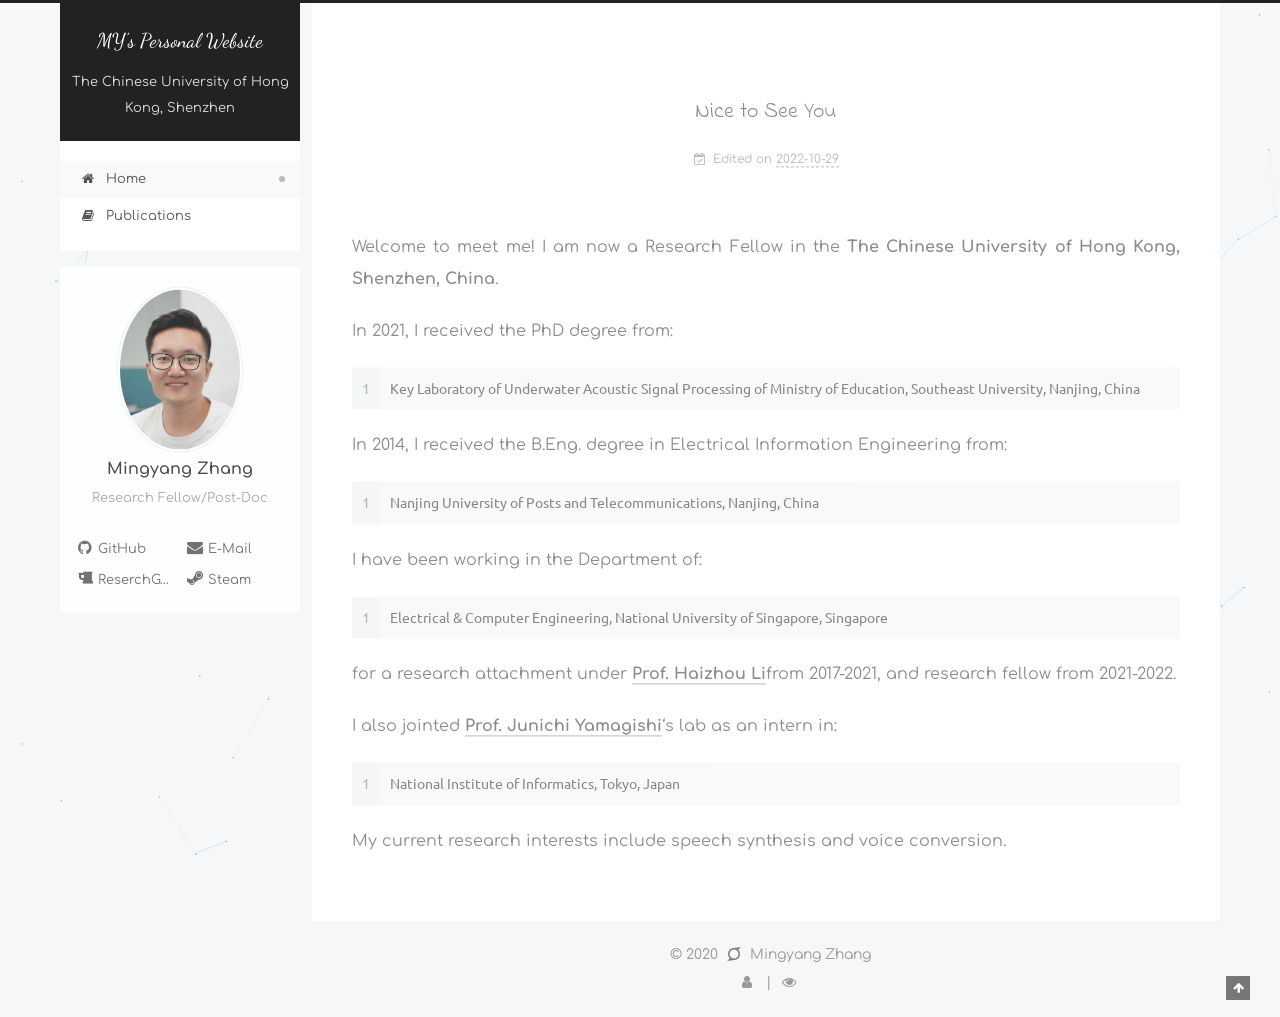
<file: index.html>
<!DOCTYPE html>












  


<html class="theme-next pisces use-motion" lang="en">
<head><meta name="generator" content="Hexo 3.8.0">
  <meta charset="UTF-8">
<meta http-equiv="X-UA-Compatible" content="IE=edge">
<meta name="viewport" content="width=device-width, initial-scale=1, maximum-scale=2">
<meta name="theme-color" content="#222">





















  
  
  
  

  
    
    
  

  
    
      
    

    
  

  

  
    
      
    

    
  

  
    
      
    

    
  

  
    
    
    <link rel="stylesheet" href="//fonts.googleapis.com/css?family=Comfortaa:300,300italic,400,400italic,700,700italic|Indie Flower:300,300italic,400,400italic,700,700italic|Dancing Script:300,300italic,400,400italic,700,700italic|Ubuntu:300,300italic,400,400italic,700,700italic&subset=latin,latin-ext">
  






<link rel="stylesheet" href="/lib/font-awesome/css/font-awesome.min.css?v=4.6.2">

<link rel="stylesheet" href="/css/main.css?v=7.1.0">


  <link rel="apple-touch-icon" sizes="180x180" href="/images/apple-touch-icon.png?v=7.1.0">


  <link rel="icon" type="image/png" sizes="32x32" href="/images/favicon-32x32.png?v=7.1.0">


  <link rel="icon" type="image/png" sizes="16x16" href="/images/favicon-16x16.png?v=7.1.0">


  <link rel="mask-icon" href="/images/safari-pinned-tab.svg?v=7.1.0" color="#222">


  <link rel="manifest" href="/images/site.webmanifest">


  <meta name="msapplication-config" content="/images/browserconfig.xml">





<script id="hexo.configurations">
  var NexT = window.NexT || {};
  var CONFIG = {
    root: '/',
    scheme: 'Pisces',
    version: '7.1.0',
    sidebar: {"position":"left","display":"post","offset":12,"onmobile":false,"dimmer":false},
    back2top: true,
    back2top_sidebar: false,
    fancybox: false,
    fastclick: false,
    lazyload: false,
    tabs: true,
    motion: {"enable":true,"async":false,"transition":{"post_block":"fadeIn","post_header":"slideDownIn","post_body":"slideDownIn","coll_header":"slideLeftIn","sidebar":"slideUpIn"}},
    algolia: {
      applicationID: '',
      apiKey: '',
      indexName: '',
      hits: {"per_page":10},
      labels: {"input_placeholder":"Search for Posts","hits_empty":"We didn't find any results for the search: ${query}","hits_stats":"${hits} results found in ${time} ms"}
    }
  };
</script>


  




  <meta name="description" content="Research Fellow/Post-Doc">
<meta property="og:type" content="website">
<meta property="og:title" content="MY&#39;s Personal Website">
<meta property="og:url" content="http://arkhamimp.github.io/index.html">
<meta property="og:site_name" content="MY&#39;s Personal Website">
<meta property="og:description" content="Research Fellow/Post-Doc">
<meta property="og:locale" content="en">
<meta name="twitter:card" content="summary">
<meta name="twitter:title" content="MY&#39;s Personal Website">
<meta name="twitter:description" content="Research Fellow/Post-Doc">





  
  
  <link rel="canonical" href="http://arkhamimp.github.io/">



<script id="page.configurations">
  CONFIG.page = {
    sidebar: "",
  };
</script>

  <title>MY's Personal Website</title>
  












  <noscript>
  <style>
  .use-motion .motion-element,
  .use-motion .brand,
  .use-motion .menu-item,
  .sidebar-inner,
  .use-motion .post-block,
  .use-motion .pagination,
  .use-motion .comments,
  .use-motion .post-header,
  .use-motion .post-body,
  .use-motion .collection-title { opacity: initial; }

  .use-motion .logo,
  .use-motion .site-title,
  .use-motion .site-subtitle {
    opacity: initial;
    top: initial;
  }

  .use-motion .logo-line-before i { left: initial; }
  .use-motion .logo-line-after i { right: initial; }
  </style>
</noscript>

</head>

<body itemscope itemtype="http://schema.org/WebPage" lang="en">

  
  
    
  

  <div class="container sidebar-position-left 
  page-home">
    <div class="headband"></div>

    <header id="header" class="header" itemscope itemtype="http://schema.org/WPHeader">
      <div class="header-inner"><div class="site-brand-wrapper">
  <div class="site-meta">
    

    <div class="custom-logo-site-title">
      <a href="/" class="brand" rel="start">
        <span class="logo-line-before"><i></i></span>
        <span class="site-title">MY's Personal Website</span>
        <span class="logo-line-after"><i></i></span>
      </a>
    </div>
    
      
        <p class="site-subtitle">The Chinese University of Hong Kong, Shenzhen</p>
      
    
    
  </div>

  <div class="site-nav-toggle">
    <button aria-label="Toggle navigation bar">
      <span class="btn-bar"></span>
      <span class="btn-bar"></span>
      <span class="btn-bar"></span>
    </button>
  </div>
</div>



<nav class="site-nav">
  
    <ul id="menu" class="menu">
      
        
        
        
          
          <li class="menu-item menu-item-home menu-item-active">

    
    
    
      
    

    

    <a href="/" rel="section"><i class="menu-item-icon fa fa-fw fa-home"></i> <br>Home</a>

  </li>
        
        
        
          
          <li class="menu-item menu-item-publications">

    
    
    
      
    

    

    <a href="/publications/" rel="section"><i class="menu-item-icon fa fa-fw fa-book"></i> <br>Publications</a>

  </li>

      
      
    </ul>
  

  

  
</nav>



  



</div>
    </header>

    


    <main id="main" class="main">
      <div class="main-inner">
        <div class="content-wrap">
          
            

          
          <div id="content" class="content">
            
  <section id="posts" class="posts-expand">
    
      

  

  
  
  

  

  <article class="post post-type-normal" itemscope itemtype="http://schema.org/Article">
  
  
  
  <div class="post-block">
    <link itemprop="mainEntityOfPage" href="http://arkhamimp.github.io/2019/04/03/hello-world/">

    <span hidden itemprop="author" itemscope itemtype="http://schema.org/Person">
      <meta itemprop="name" content="Mingyang Zhang">
      <meta itemprop="description" content="Research Fellow/Post-Doc">
      <meta itemprop="image" content="/uploads/photo_zhang_mingyang.jpg">
    </span>

    <span hidden itemprop="publisher" itemscope itemtype="http://schema.org/Organization">
      <meta itemprop="name" content="MY's Personal Website">
    </span>

    
      <header class="post-header">

        
        
          <h1 class="post-title" itemprop="name headline">
                
                
                <a href="/2019/04/03/hello-world/" class="post-title-link" itemprop="url">Nice to See You</a>
              
            
          </h1>
        

        <div class="post-meta">
          <span class="post-time">

            
            
            

            

            
              

              
                

                <span class="post-meta-item-icon">
                  <i class="fa fa-calendar-check-o"></i>
                </span>
                
                  <span class="post-meta-item-text">Edited on</span>
                
                <time title="Modified: 2022-10-29 13:42:55" itemprop="dateModified" datetime="2022-10-29T13:42:55+08:00">2022-10-29</time>
              
            
          </span>

          

          
            
            
          

          
          

          

          

          

        </div>
      </header>
    

    
    
    
    <div class="post-body" itemprop="articleBody">

      
      

      
        
          
            <p>Welcome to meet me! I am now a Research Fellow in the <strong>The Chinese University of Hong Kong, Shenzhen, China</strong>.</p>
<p>In 2021, I received the PhD degree from:<br><figure class="highlight bash"><table><tr><td class="gutter"><pre><span class="line">1</span><br></pre></td><td class="code"><pre><span class="line">Key Laboratory of Underwater Acoustic Signal Processing of Ministry of Education, Southeast University, Nanjing, China</span><br></pre></td></tr></table></figure></p>
<p>In 2014, I received the B.Eng. degree in Electrical Information Engineering from:<br><figure class="highlight bash"><table><tr><td class="gutter"><pre><span class="line">1</span><br></pre></td><td class="code"><pre><span class="line">Nanjing University of Posts and Telecommunications, Nanjing, China</span><br></pre></td></tr></table></figure></p>
<p>I have been working in the Department of:<br><figure class="highlight bash"><table><tr><td class="gutter"><pre><span class="line">1</span><br></pre></td><td class="code"><pre><span class="line">Electrical &amp; Computer Engineering, National University of Singapore, Singapore</span><br></pre></td></tr></table></figure></p>
<p>for a research attachment under <a href="http://www.colips.org/~eleliha/" target="_blank" rel="noopener"><strong>Prof. Haizhou Li</strong></a>from 2017-2021, and research fellow from 2021-2022.</p>
<p>I also jointed <a href="https://researchmap.jp/read0205283" target="_blank" rel="noopener"><strong>Prof. Junichi Yamagishi</strong></a>‘s lab as an intern in:<br><figure class="highlight bash"><table><tr><td class="gutter"><pre><span class="line">1</span><br></pre></td><td class="code"><pre><span class="line">National Institute of Informatics, Tokyo, Japan</span><br></pre></td></tr></table></figure></p>
<p>My current research interests include speech synthesis and voice conversion.</p>

          
        
      
    </div>

    

    
    
    

    

    
      
    
    

    

    <footer class="post-footer">
      

      

      

      
      
        <div class="post-eof"></div>
      
    </footer>
  </div>
  
  
  
  </article>


    
  </section>

  


          </div>
          

        </div>
        
          
  
  <div class="sidebar-toggle">
    <div class="sidebar-toggle-line-wrap">
      <span class="sidebar-toggle-line sidebar-toggle-line-first"></span>
      <span class="sidebar-toggle-line sidebar-toggle-line-middle"></span>
      <span class="sidebar-toggle-line sidebar-toggle-line-last"></span>
    </div>
  </div>

  <aside id="sidebar" class="sidebar">
    <div class="sidebar-inner">

      

      

      <div class="site-overview-wrap sidebar-panel sidebar-panel-active">
        <div class="site-overview">
          <div class="site-author motion-element" itemprop="author" itemscope itemtype="http://schema.org/Person">
            
              <img class="site-author-image" itemprop="image" src="/uploads/photo_zhang_mingyang.jpg" alt="Mingyang Zhang">
            
              <p class="site-author-name" itemprop="name">Mingyang Zhang</p>
              <div class="site-description motion-element" itemprop="description">Research Fellow/Post-Doc</div>
          </div>

          

          

          

          
            <div class="links-of-author motion-element">
              
                <span class="links-of-author-item">
                  
                  
                    
                  
                  
                    
                  
                  <a href="https://github.com/ArkhamImp" title="GitHub &rarr; https://github.com/ArkhamImp" rel="noopener" target="_blank"><i class="fa fa-fw fa-github"></i>GitHub</a>
                </span>
              
                <span class="links-of-author-item">
                  
                  
                    
                  
                  
                    
                  
                  <a href="mailto:mingyang.zhang@u.nus.edu" title="E-Mail &rarr; mailto:mingyang.zhang@u.nus.edu" rel="noopener" target="_blank"><i class="fa fa-fw fa-envelope"></i>E-Mail</a>
                </span>
              
                <span class="links-of-author-item">
                  
                  
                    
                  
                  
                    
                  
                  <a href="https://www.researchgate.net/profile/Mingyang_Zhang13" title="ReserchGate &rarr; https://www.researchgate.net/profile/Mingyang_Zhang13" rel="noopener" target="_blank"><i class="fa fa-fw fa-beer"></i>ReserchGate</a>
                </span>
              
                <span class="links-of-author-item">
                  
                  
                    
                  
                  
                    
                  
                  <a href="https://steamcommunity.com/id/miyaca" title="Steam &rarr; https://steamcommunity.com/id/miyaca" rel="noopener" target="_blank"><i class="fa fa-fw fa-steam"></i>Steam</a>
                </span>
              
            </div>
          

          

          
          

          
            
          
          

        </div>
      </div>

      

      

    </div>
  </aside>
  


        
      </div>
    </main>

    <footer id="footer" class="footer">
      <div class="footer-inner">
        <div class="copyright">&copy; <span itemprop="copyrightYear">2020</span>
  <span class="with-love" id="animate">
    <i class="fa fa-superpowers"></i>
  </span>
  <span class="author" itemprop="copyrightHolder">Mingyang Zhang</span>

  

  
</div>









        
<div class="busuanzi-count">
  <script async src="https://busuanzi.ibruce.info/busuanzi/2.3/busuanzi.pure.mini.js"></script>

  
    <span class="post-meta-item-icon">
      <i class="fa fa-user"></i>
    </span>
    <span class="site-uv" title="Total Visitors">
      <span class="busuanzi-value" id="busuanzi_value_site_uv"></span>
    </span>
  

  
    <span class="post-meta-divider">|</span>
  

  
    <span class="post-meta-item-icon">
      <i class="fa fa-eye"></i>
    </span>
    <span class="site-pv" title="Total Views">
      <span class="busuanzi-value" id="busuanzi_value_site_pv"></span>
    </span>
  
</div>









        
      </div>
    </footer>

    
      <div class="back-to-top">
        <i class="fa fa-arrow-up"></i>
        
      </div>
    

    

    

    
  </div>

  

<script>
  if (Object.prototype.toString.call(window.Promise) !== '[object Function]') {
    window.Promise = null;
  }
</script>














  
    
    
  
  <script color="18,180,255" opacity="0.5" zindex="-1" count="99" src="/lib/canvas-nest/canvas-nest.min.js"></script>













  
  <script src="/lib/jquery/index.js?v=2.1.3"></script>

  
  <script src="/lib/velocity/velocity.min.js?v=1.2.1"></script>

  
  <script src="/lib/velocity/velocity.ui.min.js?v=1.2.1"></script>


  


  <script src="/js/utils.js?v=7.1.0"></script>

  <script src="/js/motion.js?v=7.1.0"></script>



  
  


  <script src="/js/affix.js?v=7.1.0"></script>

  <script src="/js/schemes/pisces.js?v=7.1.0"></script>



  

  


  <script src="/js/next-boot.js?v=7.1.0"></script>


  

  

  

  



  




  

  

  

  

  

  

  

  

  

  

  

  

  

  

</body>
</html>
</file>
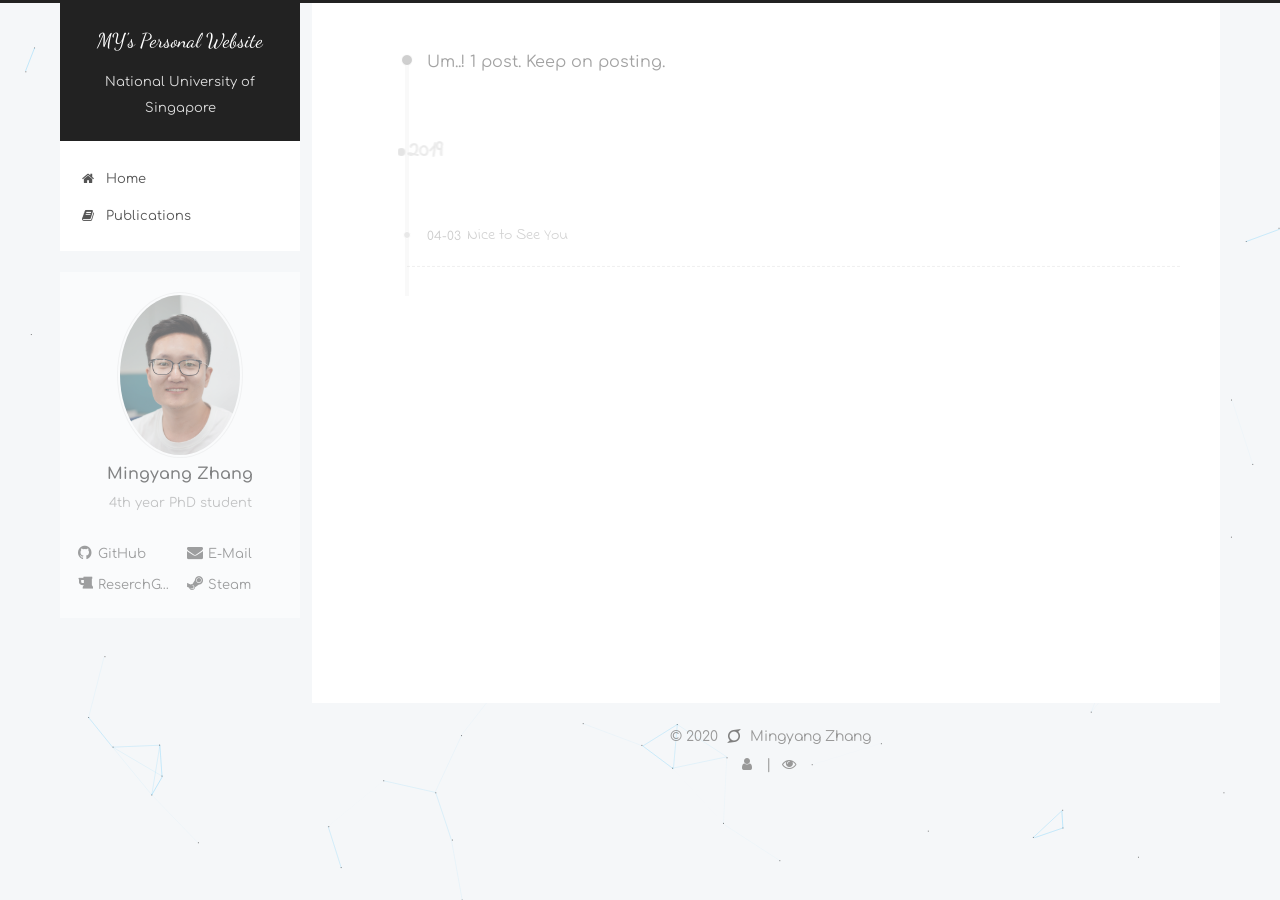
<file: archives/index.html>
<!DOCTYPE html>












  


<html class="theme-next pisces use-motion" lang="en">
<head><meta name="generator" content="Hexo 3.8.0">
  <meta charset="UTF-8">
<meta http-equiv="X-UA-Compatible" content="IE=edge">
<meta name="viewport" content="width=device-width, initial-scale=1, maximum-scale=2">
<meta name="theme-color" content="#222">





















  
  
  
  

  
    
    
  

  
    
      
    

    
  

  

  
    
      
    

    
  

  
    
      
    

    
  

  
    
    
    <link rel="stylesheet" href="//fonts.googleapis.com/css?family=Comfortaa:300,300italic,400,400italic,700,700italic|Indie Flower:300,300italic,400,400italic,700,700italic|Dancing Script:300,300italic,400,400italic,700,700italic|Ubuntu:300,300italic,400,400italic,700,700italic&subset=latin,latin-ext">
  






<link rel="stylesheet" href="/lib/font-awesome/css/font-awesome.min.css?v=4.6.2">

<link rel="stylesheet" href="/css/main.css?v=7.1.0">


  <link rel="apple-touch-icon" sizes="180x180" href="/images/apple-touch-icon.png?v=7.1.0">


  <link rel="icon" type="image/png" sizes="32x32" href="/images/favicon-32x32.png?v=7.1.0">


  <link rel="icon" type="image/png" sizes="16x16" href="/images/favicon-16x16.png?v=7.1.0">


  <link rel="mask-icon" href="/images/safari-pinned-tab.svg?v=7.1.0" color="#222">


  <link rel="manifest" href="/images/site.webmanifest">


  <meta name="msapplication-config" content="/images/browserconfig.xml">





<script id="hexo.configurations">
  var NexT = window.NexT || {};
  var CONFIG = {
    root: '/',
    scheme: 'Pisces',
    version: '7.1.0',
    sidebar: {"position":"left","display":"post","offset":12,"onmobile":false,"dimmer":false},
    back2top: true,
    back2top_sidebar: false,
    fancybox: false,
    fastclick: false,
    lazyload: false,
    tabs: true,
    motion: {"enable":true,"async":false,"transition":{"post_block":"fadeIn","post_header":"slideDownIn","post_body":"slideDownIn","coll_header":"slideLeftIn","sidebar":"slideUpIn"}},
    algolia: {
      applicationID: '',
      apiKey: '',
      indexName: '',
      hits: {"per_page":10},
      labels: {"input_placeholder":"Search for Posts","hits_empty":"We didn't find any results for the search: ${query}","hits_stats":"${hits} results found in ${time} ms"}
    }
  };
</script>


  




  <meta name="description" content="4th year PhD student">
<meta property="og:type" content="website">
<meta property="og:title" content="MY&#39;s Personal Website">
<meta property="og:url" content="http://arkhamimp.github.io/archives/index.html">
<meta property="og:site_name" content="MY&#39;s Personal Website">
<meta property="og:description" content="4th year PhD student">
<meta property="og:locale" content="en">
<meta name="twitter:card" content="summary">
<meta name="twitter:title" content="MY&#39;s Personal Website">
<meta name="twitter:description" content="4th year PhD student">





  
  
  <link rel="canonical" href="http://arkhamimp.github.io/archives/">



<script id="page.configurations">
  CONFIG.page = {
    sidebar: "",
  };
</script>

  <title>Archive | MY's Personal Website</title>
  












  <noscript>
  <style>
  .use-motion .motion-element,
  .use-motion .brand,
  .use-motion .menu-item,
  .sidebar-inner,
  .use-motion .post-block,
  .use-motion .pagination,
  .use-motion .comments,
  .use-motion .post-header,
  .use-motion .post-body,
  .use-motion .collection-title { opacity: initial; }

  .use-motion .logo,
  .use-motion .site-title,
  .use-motion .site-subtitle {
    opacity: initial;
    top: initial;
  }

  .use-motion .logo-line-before i { left: initial; }
  .use-motion .logo-line-after i { right: initial; }
  </style>
</noscript>

</head>

<body itemscope itemtype="http://schema.org/WebPage" lang="en">

  
  
    
  

  <div class="container sidebar-position-left page-archive">
    <div class="headband"></div>

    <header id="header" class="header" itemscope itemtype="http://schema.org/WPHeader">
      <div class="header-inner"><div class="site-brand-wrapper">
  <div class="site-meta">
    

    <div class="custom-logo-site-title">
      <a href="/" class="brand" rel="start">
        <span class="logo-line-before"><i></i></span>
        <span class="site-title">MY's Personal Website</span>
        <span class="logo-line-after"><i></i></span>
      </a>
    </div>
    
      
        <p class="site-subtitle">National University of Singapore</p>
      
    
    
  </div>

  <div class="site-nav-toggle">
    <button aria-label="Toggle navigation bar">
      <span class="btn-bar"></span>
      <span class="btn-bar"></span>
      <span class="btn-bar"></span>
    </button>
  </div>
</div>



<nav class="site-nav">
  
    <ul id="menu" class="menu">
      
        
        
        
          
          <li class="menu-item menu-item-home">

    
    
    
      
    

    

    <a href="/" rel="section"><i class="menu-item-icon fa fa-fw fa-home"></i> <br>Home</a>

  </li>
        
        
        
          
          <li class="menu-item menu-item-publications">

    
    
    
      
    

    

    <a href="/publications/" rel="section"><i class="menu-item-icon fa fa-fw fa-book"></i> <br>Publications</a>

  </li>

      
      
    </ul>
  

  

  
</nav>



  



</div>
    </header>

    


    <main id="main" class="main">
      <div class="main-inner">
        <div class="content-wrap">
          
            

    
    
      
      
    
      
      
    
    

  


          
          <div id="content" class="content">
            

  
  
  
  <div class="post-block archive">
    <div id="posts" class="posts-collapse">
      <span class="archive-move-on"></span>

      
      <span class="archive-page-counter">
        
        
        
          
        
        Um..! 1 post. Keep on posting.
      </span>
      

      

        
        
        

        
          
          <div class="collection-title">
            <h1 class="archive-year" id="archive-year-2019">2019</h1>
          </div>
        
        

        

  <article class="post post-type-normal" itemscope itemtype="http://schema.org/Article">
    <header class="post-header">

      <h2 class="post-title">
        
          <a class="post-title-link" href="/2019/04/03/hello-world/" itemprop="url">
            
              <span itemprop="name">Nice to See You</span>
            
          </a>
        
      </h2>

      <div class="post-meta">
        <time class="post-time" itemprop="dateCreated" datetime="2019-04-03T12:32:56+08:00" content="2019-04-03">
          04-03
        </time>
      </div>

    </header>
  </article>



      

    </div>
  </div>
  
  
  

  



          </div>
          

        </div>
        
          
  
  <div class="sidebar-toggle">
    <div class="sidebar-toggle-line-wrap">
      <span class="sidebar-toggle-line sidebar-toggle-line-first"></span>
      <span class="sidebar-toggle-line sidebar-toggle-line-middle"></span>
      <span class="sidebar-toggle-line sidebar-toggle-line-last"></span>
    </div>
  </div>

  <aside id="sidebar" class="sidebar">
    <div class="sidebar-inner">

      

      

      <div class="site-overview-wrap sidebar-panel sidebar-panel-active">
        <div class="site-overview">
          <div class="site-author motion-element" itemprop="author" itemscope itemtype="http://schema.org/Person">
            
              <img class="site-author-image" itemprop="image" src="/uploads/photo_zhang_mingyang.jpg" alt="Mingyang Zhang">
            
              <p class="site-author-name" itemprop="name">Mingyang Zhang</p>
              <div class="site-description motion-element" itemprop="description">4th year PhD student</div>
          </div>

          

          

          

          
            <div class="links-of-author motion-element">
              
                <span class="links-of-author-item">
                  
                  
                    
                  
                  
                    
                  
                  <a href="https://github.com/ArkhamImp" title="GitHub &rarr; https://github.com/ArkhamImp" rel="noopener" target="_blank"><i class="fa fa-fw fa-github"></i>GitHub</a>
                </span>
              
                <span class="links-of-author-item">
                  
                  
                    
                  
                  
                    
                  
                  <a href="mailto:mingyang.zhang@u.nus.edu" title="E-Mail &rarr; mailto:mingyang.zhang@u.nus.edu" rel="noopener" target="_blank"><i class="fa fa-fw fa-envelope"></i>E-Mail</a>
                </span>
              
                <span class="links-of-author-item">
                  
                  
                    
                  
                  
                    
                  
                  <a href="https://www.researchgate.net/profile/Mingyang_Zhang13" title="ReserchGate &rarr; https://www.researchgate.net/profile/Mingyang_Zhang13" rel="noopener" target="_blank"><i class="fa fa-fw fa-beer"></i>ReserchGate</a>
                </span>
              
                <span class="links-of-author-item">
                  
                  
                    
                  
                  
                    
                  
                  <a href="https://steamcommunity.com/id/miyaca" title="Steam &rarr; https://steamcommunity.com/id/miyaca" rel="noopener" target="_blank"><i class="fa fa-fw fa-steam"></i>Steam</a>
                </span>
              
            </div>
          

          

          
          

          
            
          
          

        </div>
      </div>

      

      

    </div>
  </aside>
  


        
      </div>
    </main>

    <footer id="footer" class="footer">
      <div class="footer-inner">
        <div class="copyright">&copy; <span itemprop="copyrightYear">2020</span>
  <span class="with-love" id="animate">
    <i class="fa fa-superpowers"></i>
  </span>
  <span class="author" itemprop="copyrightHolder">Mingyang Zhang</span>

  

  
</div>









        
<div class="busuanzi-count">
  <script async src="https://busuanzi.ibruce.info/busuanzi/2.3/busuanzi.pure.mini.js"></script>

  
    <span class="post-meta-item-icon">
      <i class="fa fa-user"></i>
    </span>
    <span class="site-uv" title="Total Visitors">
      <span class="busuanzi-value" id="busuanzi_value_site_uv"></span>
    </span>
  

  
    <span class="post-meta-divider">|</span>
  

  
    <span class="post-meta-item-icon">
      <i class="fa fa-eye"></i>
    </span>
    <span class="site-pv" title="Total Views">
      <span class="busuanzi-value" id="busuanzi_value_site_pv"></span>
    </span>
  
</div>









        
      </div>
    </footer>

    
      <div class="back-to-top">
        <i class="fa fa-arrow-up"></i>
        
      </div>
    

    

    

    
  </div>

  

<script>
  if (Object.prototype.toString.call(window.Promise) !== '[object Function]') {
    window.Promise = null;
  }
</script>














  
    
    
  
  <script color="18,180,255" opacity="0.5" zindex="-1" count="99" src="/lib/canvas-nest/canvas-nest.min.js"></script>













  
  <script src="/lib/jquery/index.js?v=2.1.3"></script>

  
  <script src="/lib/velocity/velocity.min.js?v=1.2.1"></script>

  
  <script src="/lib/velocity/velocity.ui.min.js?v=1.2.1"></script>


  


  <script src="/js/utils.js?v=7.1.0"></script>

  <script src="/js/motion.js?v=7.1.0"></script>



  
  


  <script src="/js/affix.js?v=7.1.0"></script>

  <script src="/js/schemes/pisces.js?v=7.1.0"></script>



  

  


  <script src="/js/next-boot.js?v=7.1.0"></script>


  

  

  

  



  




  

  

  

  

  

  

  

  

  

  

  

  

  

  

</body>
</html>
</file>
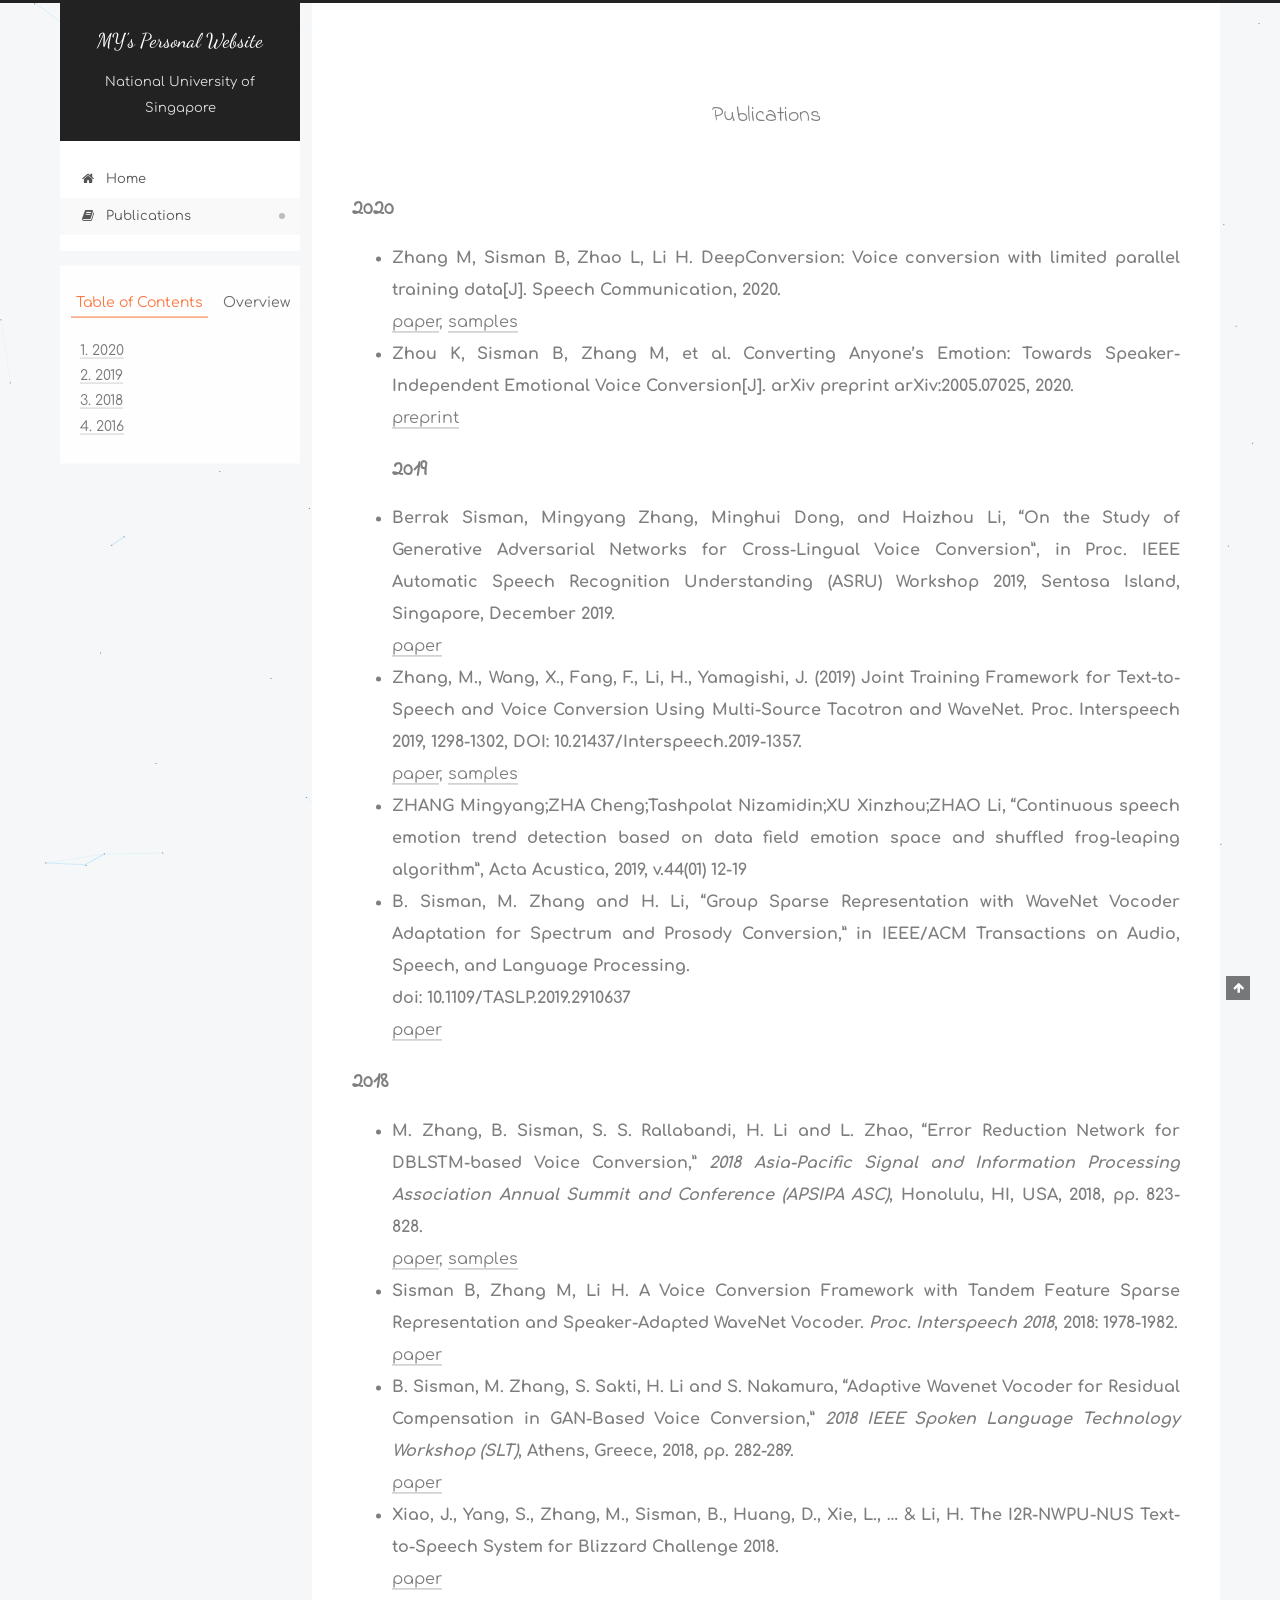
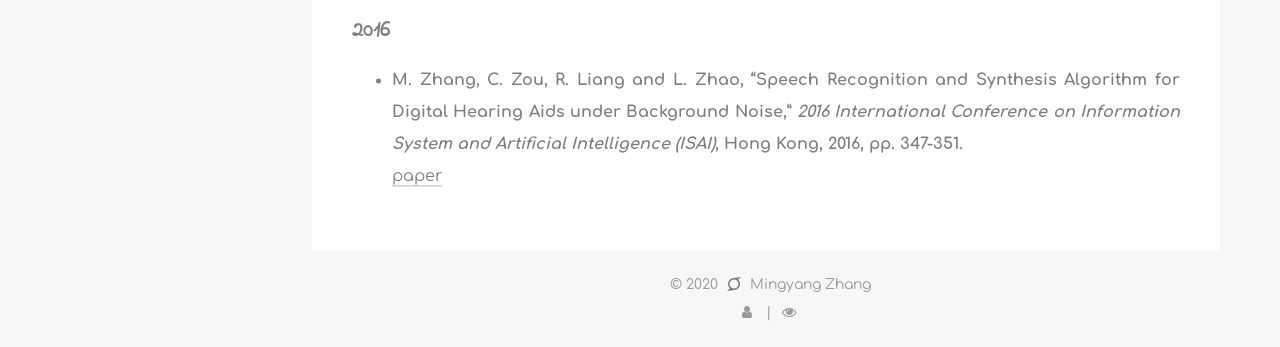
<file: publications/index.html>
<!DOCTYPE html>












  


<html class="theme-next pisces use-motion" lang="en">
<head><meta name="generator" content="Hexo 3.8.0">
  <meta charset="UTF-8">
<meta http-equiv="X-UA-Compatible" content="IE=edge">
<meta name="viewport" content="width=device-width, initial-scale=1, maximum-scale=2">
<meta name="theme-color" content="#222">





















  
  
  
  

  
    
    
  

  
    
      
    

    
  

  

  
    
      
    

    
  

  
    
      
    

    
  

  
    
    
    <link rel="stylesheet" href="//fonts.googleapis.com/css?family=Comfortaa:300,300italic,400,400italic,700,700italic|Indie Flower:300,300italic,400,400italic,700,700italic|Dancing Script:300,300italic,400,400italic,700,700italic|Ubuntu:300,300italic,400,400italic,700,700italic&subset=latin,latin-ext">
  






<link rel="stylesheet" href="/lib/font-awesome/css/font-awesome.min.css?v=4.6.2">

<link rel="stylesheet" href="/css/main.css?v=7.1.0">


  <link rel="apple-touch-icon" sizes="180x180" href="/images/apple-touch-icon.png?v=7.1.0">


  <link rel="icon" type="image/png" sizes="32x32" href="/images/favicon-32x32.png?v=7.1.0">


  <link rel="icon" type="image/png" sizes="16x16" href="/images/favicon-16x16.png?v=7.1.0">


  <link rel="mask-icon" href="/images/safari-pinned-tab.svg?v=7.1.0" color="#222">


  <link rel="manifest" href="/images/site.webmanifest">


  <meta name="msapplication-config" content="/images/browserconfig.xml">





<script id="hexo.configurations">
  var NexT = window.NexT || {};
  var CONFIG = {
    root: '/',
    scheme: 'Pisces',
    version: '7.1.0',
    sidebar: {"position":"left","display":"post","offset":12,"onmobile":false,"dimmer":false},
    back2top: true,
    back2top_sidebar: false,
    fancybox: false,
    fastclick: false,
    lazyload: false,
    tabs: true,
    motion: {"enable":true,"async":false,"transition":{"post_block":"fadeIn","post_header":"slideDownIn","post_body":"slideDownIn","coll_header":"slideLeftIn","sidebar":"slideUpIn"}},
    algolia: {
      applicationID: '',
      apiKey: '',
      indexName: '',
      hits: {"per_page":10},
      labels: {"input_placeholder":"Search for Posts","hits_empty":"We didn't find any results for the search: ${query}","hits_stats":"${hits} results found in ${time} ms"}
    }
  };
</script>


  




  <meta name="description" content="2020 Zhang M, Sisman B, Zhao L, Li H. DeepConversion: Voice conversion with limited parallel training data[J]. Speech Communication, 2020.paper, samples Zhou K, Sisman B, Zhang M, et al. Converting An">
<meta property="og:type" content="website">
<meta property="og:title" content="Publications">
<meta property="og:url" content="http://arkhamimp.github.io/publications/index.html">
<meta property="og:site_name" content="MY&#39;s Personal Website">
<meta property="og:description" content="2020 Zhang M, Sisman B, Zhao L, Li H. DeepConversion: Voice conversion with limited parallel training data[J]. Speech Communication, 2020.paper, samples Zhou K, Sisman B, Zhang M, et al. Converting An">
<meta property="og:locale" content="en">
<meta property="og:updated_time" content="2020-09-17T09:24:08.582Z">
<meta name="twitter:card" content="summary">
<meta name="twitter:title" content="Publications">
<meta name="twitter:description" content="2020 Zhang M, Sisman B, Zhao L, Li H. DeepConversion: Voice conversion with limited parallel training data[J]. Speech Communication, 2020.paper, samples Zhou K, Sisman B, Zhang M, et al. Converting An">





  
  
  <link rel="canonical" href="http://arkhamimp.github.io/publications/">



<script id="page.configurations">
  CONFIG.page = {
    sidebar: "",
  };
</script>

  <title>Publications | MY's Personal Website</title>
  












  <noscript>
  <style>
  .use-motion .motion-element,
  .use-motion .brand,
  .use-motion .menu-item,
  .sidebar-inner,
  .use-motion .post-block,
  .use-motion .pagination,
  .use-motion .comments,
  .use-motion .post-header,
  .use-motion .post-body,
  .use-motion .collection-title { opacity: initial; }

  .use-motion .logo,
  .use-motion .site-title,
  .use-motion .site-subtitle {
    opacity: initial;
    top: initial;
  }

  .use-motion .logo-line-before i { left: initial; }
  .use-motion .logo-line-after i { right: initial; }
  </style>
</noscript>

</head>

<body itemscope itemtype="http://schema.org/WebPage" lang="en">

  
  
    
  

  <div class="container sidebar-position-left page-post-detail">
    <div class="headband"></div>

    <header id="header" class="header" itemscope itemtype="http://schema.org/WPHeader">
      <div class="header-inner"><div class="site-brand-wrapper">
  <div class="site-meta">
    

    <div class="custom-logo-site-title">
      <a href="/" class="brand" rel="start">
        <span class="logo-line-before"><i></i></span>
        <span class="site-title">MY's Personal Website</span>
        <span class="logo-line-after"><i></i></span>
      </a>
    </div>
    
      
        <p class="site-subtitle">National University of Singapore</p>
      
    
    
  </div>

  <div class="site-nav-toggle">
    <button aria-label="Toggle navigation bar">
      <span class="btn-bar"></span>
      <span class="btn-bar"></span>
      <span class="btn-bar"></span>
    </button>
  </div>
</div>



<nav class="site-nav">
  
    <ul id="menu" class="menu">
      
        
        
        
          
          <li class="menu-item menu-item-home">

    
    
    
      
    

    

    <a href="/" rel="section"><i class="menu-item-icon fa fa-fw fa-home"></i> <br>Home</a>

  </li>
        
        
        
          
          <li class="menu-item menu-item-publications menu-item-active">

    
    
    
      
    

    

    <a href="/publications/" rel="section"><i class="menu-item-icon fa fa-fw fa-book"></i> <br>Publications</a>

  </li>

      
      
    </ul>
  

  

  
</nav>



  



</div>
    </header>

    


    <main id="main" class="main">
      <div class="main-inner">
        <div class="content-wrap">
          
            

    
    
      
      
    
      
      
    
    

  


          
          <div id="content" class="content">
            

  <div id="posts" class="posts-expand">
    
    
    
    <div class="post-block page">
      <header class="post-header">

<h1 class="post-title" itemprop="name headline">Publications

</h1>

<div class="post-meta">
  
  



</div>

</header>

      
      
      
      <div class="post-body">
        
        
          <h1 id="2020"><a href="#2020" class="headerlink" title="2020"></a>2020</h1><ul>
<li><strong>Zhang M, Sisman B, Zhao L, Li H. DeepConversion: Voice conversion with limited parallel training data[J]. Speech Communication, 2020.</strong><br><a href="https://www.sciencedirect.com/science/article/pii/S0167639320302296" target="_blank" rel="noopener">paper</a>, <a href="https://arkhamimp.github.io/DeepConversion/">samples</a></li>
<li><strong>Zhou K, Sisman B, Zhang M, et al. Converting Anyone’s Emotion: Towards Speaker-Independent Emotional Voice Conversion[J]. arXiv preprint arXiv:2005.07025, 2020.</strong><br><a href="https://arxiv.org/abs/2005.07025" target="_blank" rel="noopener">preprint</a><h1 id="2019"><a href="#2019" class="headerlink" title="2019"></a>2019</h1></li>
<li><strong>Berrak Sisman, Mingyang Zhang, Minghui Dong, and Haizhou Li, “On the Study of Generative Adversarial Networks for Cross-Lingual Voice Conversion”, in Proc. IEEE Automatic Speech Recognition Understanding (ASRU) Workshop 2019, Sentosa Island, Singapore, December 2019.</strong><br><a href="https://www.researchgate.net/profile/Berrak_Sisman2/publication/335822104_On_the_Study_of_Generative_Adversarial_Networks_for_Cross-lingual_Voice_Conversion/links/5d8f9809458515202b7236e3/On-the-Study-of-Generative-Adversarial-Networks-for-Cross-lingual-Voice-Conversion.pdf" target="_blank" rel="noopener">paper</a></li>
<li><strong>Zhang, M., Wang, X., Fang, F., Li, H., Yamagishi, J. (2019) Joint Training Framework for Text-to-Speech and Voice Conversion Using Multi-Source Tacotron and WaveNet. Proc. Interspeech 2019, 1298-1302, DOI: 10.21437/Interspeech.2019-1357.</strong><br><a href="https://www.isca-speech.org/archive/Interspeech_2019/pdfs/1357.pdf" target="_blank" rel="noopener">paper</a>, <a href="https://nii-yamagishilab.github.io/hybrid-TTS-VC/" target="_blank" rel="noopener">samples</a></li>
<li><strong>ZHANG Mingyang;ZHA Cheng;Tashpolat Nizamidin;XU Xinzhou;ZHAO Li, “Continuous speech emotion trend detection based on data field emotion space and shuffled frog-leaping algorithm”, Acta Acustica, 2019, v.44(01) 12-19</strong></li>
<li><strong>B. Sisman, M. Zhang and H. Li, “Group Sparse Representation with WaveNet Vocoder Adaptation for Spectrum and Prosody Conversion,” in IEEE/ACM Transactions on Audio, Speech, and Language Processing.<br>doi: 10.1109/TASLP.2019.2910637</strong><br><a href="https://ieeexplore.ieee.org/document/8688454" target="_blank" rel="noopener">paper</a></li>
</ul>
<h1 id="2018"><a href="#2018" class="headerlink" title="2018"></a>2018</h1><ul>
<li><strong>M. Zhang, B. Sisman, S. S. Rallabandi, H. Li and L. Zhao, “Error Reduction Network for DBLSTM-based Voice Conversion,” <em>2018 Asia-Pacific Signal and Information Processing Association Annual Summit and Conference (APSIPA ASC)</em>, Honolulu, HI, USA, 2018, pp. 823-828.</strong><br><a href="http://www.apsipa.org/proceedings/2018/pdfs/0000823.pdf" target="_blank" rel="noopener">paper</a>, <a href="https://arkhamimp.github.io/ErrorReductionNetwork/">samples</a></li>
<li><strong>Sisman B, Zhang M, Li H. A Voice Conversion Framework with Tandem Feature Sparse Representation and Speaker-Adapted WaveNet Vocoder. <em>Proc. Interspeech 2018</em>, 2018: 1978-1982.</strong><br><a href="https://www.isca-speech.org/archive/Interspeech_2018/pdfs/1131.pdf" target="_blank" rel="noopener">paper</a></li>
<li><strong>B. Sisman, M. Zhang, S. Sakti, H. Li and S. Nakamura, “Adaptive Wavenet Vocoder for Residual Compensation in GAN-Based Voice Conversion,” <em>2018 IEEE Spoken Language Technology Workshop (SLT)</em>, Athens, Greece, 2018, pp. 282-289.</strong><br><a href="https://ieeexplore.ieee.org/document/8639507" target="_blank" rel="noopener">paper</a></li>
<li><strong>Xiao, J., Yang, S., Zhang, M., Sisman, B., Huang, D., Xie, L., … &amp; Li, H. The I2R-NWPU-NUS Text-to-Speech System for Blizzard Challenge 2018.</strong><br><a href="http://festvox.org/blizzard/bc2018/I2R-NWPU-NUS_BlizzardChallenge2018.pdf" target="_blank" rel="noopener">paper</a></li>
</ul>
<h1 id="2016"><a href="#2016" class="headerlink" title="2016"></a>2016</h1><ul>
<li><strong>M. Zhang, C. Zou, R. Liang and L. Zhao, “Speech Recognition and Synthesis Algorithm for Digital Hearing Aids under Background Noise,” <em>2016 International Conference on Information System and Artificial Intelligence (ISAI)</em>, Hong Kong, 2016, pp. 347-351.</strong><br><a href="https://ieeexplore.ieee.org/abstract/document/7816733" target="_blank" rel="noopener">paper</a></li>
</ul>

        
      </div>
      
      
      
    </div>
    



    
    
    
  </div>


          </div>
          

  



        </div>
        
          
  
  <div class="sidebar-toggle">
    <div class="sidebar-toggle-line-wrap">
      <span class="sidebar-toggle-line sidebar-toggle-line-first"></span>
      <span class="sidebar-toggle-line sidebar-toggle-line-middle"></span>
      <span class="sidebar-toggle-line sidebar-toggle-line-last"></span>
    </div>
  </div>

  <aside id="sidebar" class="sidebar">
    <div class="sidebar-inner">

      

      
        <ul class="sidebar-nav motion-element">
          <li class="sidebar-nav-toc sidebar-nav-active" data-target="post-toc-wrap">
            Table of Contents
          </li>
          <li class="sidebar-nav-overview" data-target="site-overview-wrap">
            Overview
          </li>
        </ul>
      

      <div class="site-overview-wrap sidebar-panel">
        <div class="site-overview">
          <div class="site-author motion-element" itemprop="author" itemscope itemtype="http://schema.org/Person">
            
              <img class="site-author-image" itemprop="image" src="/uploads/photo_zhang_mingyang.jpg" alt="Mingyang Zhang">
            
              <p class="site-author-name" itemprop="name">Mingyang Zhang</p>
              <div class="site-description motion-element" itemprop="description">4th year PhD student</div>
          </div>

          

          

          

          
            <div class="links-of-author motion-element">
              
                <span class="links-of-author-item">
                  
                  
                    
                  
                  
                    
                  
                  <a href="https://github.com/ArkhamImp" title="GitHub &rarr; https://github.com/ArkhamImp" rel="noopener" target="_blank"><i class="fa fa-fw fa-github"></i>GitHub</a>
                </span>
              
                <span class="links-of-author-item">
                  
                  
                    
                  
                  
                    
                  
                  <a href="mailto:mingyang.zhang@u.nus.edu" title="E-Mail &rarr; mailto:mingyang.zhang@u.nus.edu" rel="noopener" target="_blank"><i class="fa fa-fw fa-envelope"></i>E-Mail</a>
                </span>
              
                <span class="links-of-author-item">
                  
                  
                    
                  
                  
                    
                  
                  <a href="https://www.researchgate.net/profile/Mingyang_Zhang13" title="ReserchGate &rarr; https://www.researchgate.net/profile/Mingyang_Zhang13" rel="noopener" target="_blank"><i class="fa fa-fw fa-beer"></i>ReserchGate</a>
                </span>
              
                <span class="links-of-author-item">
                  
                  
                    
                  
                  
                    
                  
                  <a href="https://steamcommunity.com/id/miyaca" title="Steam &rarr; https://steamcommunity.com/id/miyaca" rel="noopener" target="_blank"><i class="fa fa-fw fa-steam"></i>Steam</a>
                </span>
              
            </div>
          

          

          
          

          
            
          
          

        </div>
      </div>

      
      <!--noindex-->
        <div class="post-toc-wrap motion-element sidebar-panel sidebar-panel-active">
          <div class="post-toc">

            
            
            
            

            
              <div class="post-toc-content"><ol class="nav"><li class="nav-item nav-level-1"><a class="nav-link" href="#2020"><span class="nav-number">1.</span> <span class="nav-text">2020</span></a></li><li class="nav-item nav-level-1"><a class="nav-link" href="#2019"><span class="nav-number">2.</span> <span class="nav-text">2019</span></a></li><li class="nav-item nav-level-1"><a class="nav-link" href="#2018"><span class="nav-number">3.</span> <span class="nav-text">2018</span></a></li><li class="nav-item nav-level-1"><a class="nav-link" href="#2016"><span class="nav-number">4.</span> <span class="nav-text">2016</span></a></li></ol></div>
            

          </div>
        </div>
      <!--/noindex-->
      

      

    </div>
  </aside>
  


        
      </div>
    </main>

    <footer id="footer" class="footer">
      <div class="footer-inner">
        <div class="copyright">&copy; <span itemprop="copyrightYear">2020</span>
  <span class="with-love" id="animate">
    <i class="fa fa-superpowers"></i>
  </span>
  <span class="author" itemprop="copyrightHolder">Mingyang Zhang</span>

  

  
</div>









        
<div class="busuanzi-count">
  <script async src="https://busuanzi.ibruce.info/busuanzi/2.3/busuanzi.pure.mini.js"></script>

  
    <span class="post-meta-item-icon">
      <i class="fa fa-user"></i>
    </span>
    <span class="site-uv" title="Total Visitors">
      <span class="busuanzi-value" id="busuanzi_value_site_uv"></span>
    </span>
  

  
    <span class="post-meta-divider">|</span>
  

  
    <span class="post-meta-item-icon">
      <i class="fa fa-eye"></i>
    </span>
    <span class="site-pv" title="Total Views">
      <span class="busuanzi-value" id="busuanzi_value_site_pv"></span>
    </span>
  
</div>









        
      </div>
    </footer>

    
      <div class="back-to-top">
        <i class="fa fa-arrow-up"></i>
        
      </div>
    

    

    

    
  </div>

  

<script>
  if (Object.prototype.toString.call(window.Promise) !== '[object Function]') {
    window.Promise = null;
  }
</script>














  
    
    
  
  <script color="18,180,255" opacity="0.5" zindex="-1" count="99" src="/lib/canvas-nest/canvas-nest.min.js"></script>













  
  <script src="/lib/jquery/index.js?v=2.1.3"></script>

  
  <script src="/lib/velocity/velocity.min.js?v=1.2.1"></script>

  
  <script src="/lib/velocity/velocity.ui.min.js?v=1.2.1"></script>


  


  <script src="/js/utils.js?v=7.1.0"></script>

  <script src="/js/motion.js?v=7.1.0"></script>



  
  


  <script src="/js/affix.js?v=7.1.0"></script>

  <script src="/js/schemes/pisces.js?v=7.1.0"></script>



  
  <script src="/js/scrollspy.js?v=7.1.0"></script>
<script src="/js/post-details.js?v=7.1.0"></script>



  


  <script src="/js/next-boot.js?v=7.1.0"></script>


  

  

  

  


  


  




  

  

  

  

  

  

  

  

  

  

  

  

  

  

</body>
</html>
</file>
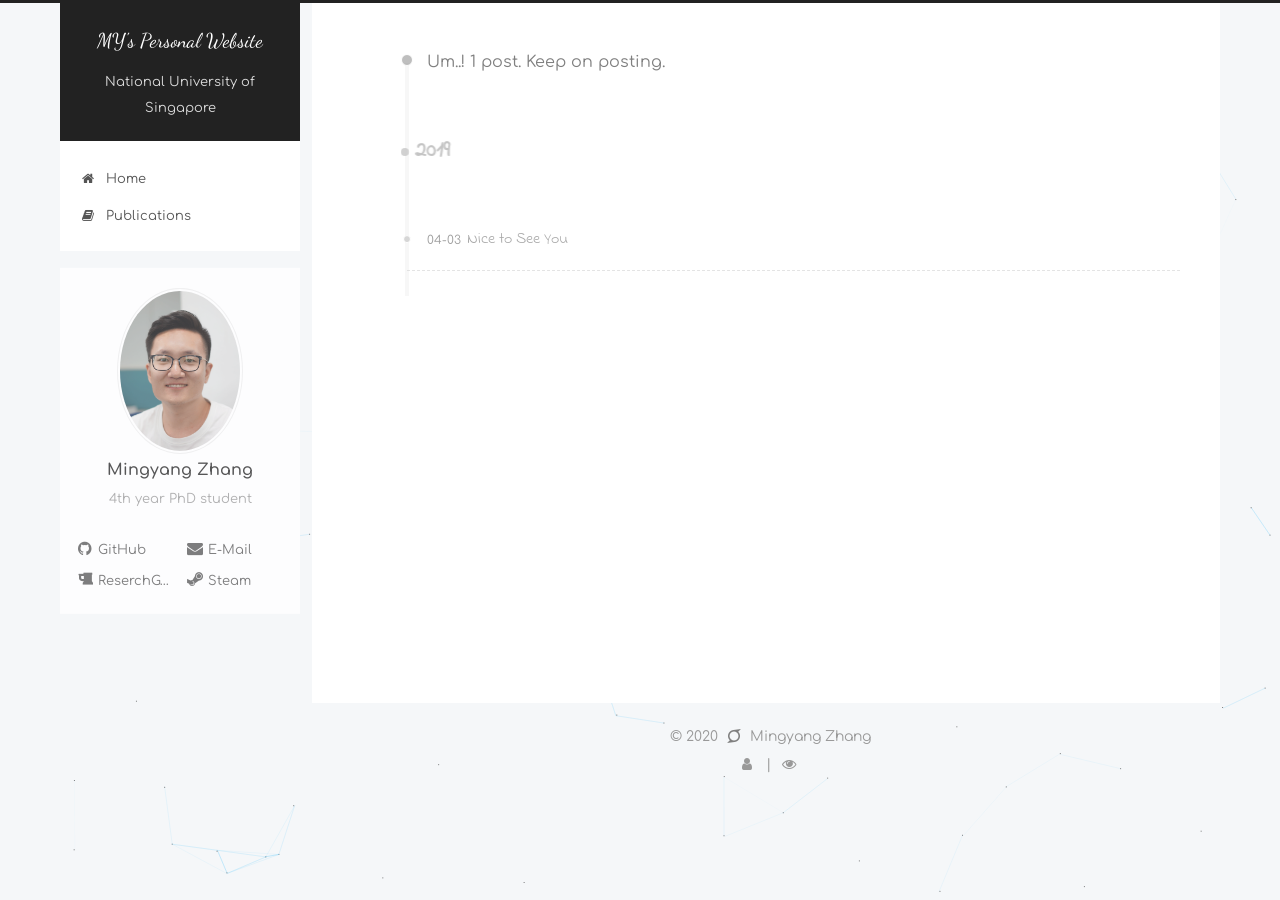
<file: archives/2019/index.html>
<!DOCTYPE html>












  


<html class="theme-next pisces use-motion" lang="en">
<head><meta name="generator" content="Hexo 3.8.0">
  <meta charset="UTF-8">
<meta http-equiv="X-UA-Compatible" content="IE=edge">
<meta name="viewport" content="width=device-width, initial-scale=1, maximum-scale=2">
<meta name="theme-color" content="#222">





















  
  
  
  

  
    
    
  

  
    
      
    

    
  

  

  
    
      
    

    
  

  
    
      
    

    
  

  
    
    
    <link rel="stylesheet" href="//fonts.googleapis.com/css?family=Comfortaa:300,300italic,400,400italic,700,700italic|Indie Flower:300,300italic,400,400italic,700,700italic|Dancing Script:300,300italic,400,400italic,700,700italic|Ubuntu:300,300italic,400,400italic,700,700italic&subset=latin,latin-ext">
  






<link rel="stylesheet" href="/lib/font-awesome/css/font-awesome.min.css?v=4.6.2">

<link rel="stylesheet" href="/css/main.css?v=7.1.0">


  <link rel="apple-touch-icon" sizes="180x180" href="/images/apple-touch-icon.png?v=7.1.0">


  <link rel="icon" type="image/png" sizes="32x32" href="/images/favicon-32x32.png?v=7.1.0">


  <link rel="icon" type="image/png" sizes="16x16" href="/images/favicon-16x16.png?v=7.1.0">


  <link rel="mask-icon" href="/images/safari-pinned-tab.svg?v=7.1.0" color="#222">


  <link rel="manifest" href="/images/site.webmanifest">


  <meta name="msapplication-config" content="/images/browserconfig.xml">





<script id="hexo.configurations">
  var NexT = window.NexT || {};
  var CONFIG = {
    root: '/',
    scheme: 'Pisces',
    version: '7.1.0',
    sidebar: {"position":"left","display":"post","offset":12,"onmobile":false,"dimmer":false},
    back2top: true,
    back2top_sidebar: false,
    fancybox: false,
    fastclick: false,
    lazyload: false,
    tabs: true,
    motion: {"enable":true,"async":false,"transition":{"post_block":"fadeIn","post_header":"slideDownIn","post_body":"slideDownIn","coll_header":"slideLeftIn","sidebar":"slideUpIn"}},
    algolia: {
      applicationID: '',
      apiKey: '',
      indexName: '',
      hits: {"per_page":10},
      labels: {"input_placeholder":"Search for Posts","hits_empty":"We didn't find any results for the search: ${query}","hits_stats":"${hits} results found in ${time} ms"}
    }
  };
</script>


  




  <meta name="description" content="4th year PhD student">
<meta property="og:type" content="website">
<meta property="og:title" content="MY&#39;s Personal Website">
<meta property="og:url" content="http://arkhamimp.github.io/archives/2019/index.html">
<meta property="og:site_name" content="MY&#39;s Personal Website">
<meta property="og:description" content="4th year PhD student">
<meta property="og:locale" content="en">
<meta name="twitter:card" content="summary">
<meta name="twitter:title" content="MY&#39;s Personal Website">
<meta name="twitter:description" content="4th year PhD student">





  
  
  <link rel="canonical" href="http://arkhamimp.github.io/archives/2019/">



<script id="page.configurations">
  CONFIG.page = {
    sidebar: "",
  };
</script>

  <title>Archive | MY's Personal Website</title>
  












  <noscript>
  <style>
  .use-motion .motion-element,
  .use-motion .brand,
  .use-motion .menu-item,
  .sidebar-inner,
  .use-motion .post-block,
  .use-motion .pagination,
  .use-motion .comments,
  .use-motion .post-header,
  .use-motion .post-body,
  .use-motion .collection-title { opacity: initial; }

  .use-motion .logo,
  .use-motion .site-title,
  .use-motion .site-subtitle {
    opacity: initial;
    top: initial;
  }

  .use-motion .logo-line-before i { left: initial; }
  .use-motion .logo-line-after i { right: initial; }
  </style>
</noscript>

</head>

<body itemscope itemtype="http://schema.org/WebPage" lang="en">

  
  
    
  

  <div class="container sidebar-position-left page-archive">
    <div class="headband"></div>

    <header id="header" class="header" itemscope itemtype="http://schema.org/WPHeader">
      <div class="header-inner"><div class="site-brand-wrapper">
  <div class="site-meta">
    

    <div class="custom-logo-site-title">
      <a href="/" class="brand" rel="start">
        <span class="logo-line-before"><i></i></span>
        <span class="site-title">MY's Personal Website</span>
        <span class="logo-line-after"><i></i></span>
      </a>
    </div>
    
      
        <p class="site-subtitle">National University of Singapore</p>
      
    
    
  </div>

  <div class="site-nav-toggle">
    <button aria-label="Toggle navigation bar">
      <span class="btn-bar"></span>
      <span class="btn-bar"></span>
      <span class="btn-bar"></span>
    </button>
  </div>
</div>



<nav class="site-nav">
  
    <ul id="menu" class="menu">
      
        
        
        
          
          <li class="menu-item menu-item-home">

    
    
    
      
    

    

    <a href="/" rel="section"><i class="menu-item-icon fa fa-fw fa-home"></i> <br>Home</a>

  </li>
        
        
        
          
          <li class="menu-item menu-item-publications">

    
    
    
      
    

    

    <a href="/publications/" rel="section"><i class="menu-item-icon fa fa-fw fa-book"></i> <br>Publications</a>

  </li>

      
      
    </ul>
  

  

  
</nav>



  



</div>
    </header>

    


    <main id="main" class="main">
      <div class="main-inner">
        <div class="content-wrap">
          
            

    
    
      
      
    
      
      
    
    

  


          
          <div id="content" class="content">
            

  
  
  
  <div class="post-block archive">
    <div id="posts" class="posts-collapse">
      <span class="archive-move-on"></span>

      
      <span class="archive-page-counter">
        
        
        
          
        
        Um..! 1 post. Keep on posting.
      </span>
      

      

        
        
        

        
          
          <div class="collection-title">
            <h1 class="archive-year" id="archive-year-2019">2019</h1>
          </div>
        
        

        

  <article class="post post-type-normal" itemscope itemtype="http://schema.org/Article">
    <header class="post-header">

      <h2 class="post-title">
        
          <a class="post-title-link" href="/2019/04/03/hello-world/" itemprop="url">
            
              <span itemprop="name">Nice to See You</span>
            
          </a>
        
      </h2>

      <div class="post-meta">
        <time class="post-time" itemprop="dateCreated" datetime="2019-04-03T12:32:56+08:00" content="2019-04-03">
          04-03
        </time>
      </div>

    </header>
  </article>



      

    </div>
  </div>
  
  
  

  



          </div>
          

        </div>
        
          
  
  <div class="sidebar-toggle">
    <div class="sidebar-toggle-line-wrap">
      <span class="sidebar-toggle-line sidebar-toggle-line-first"></span>
      <span class="sidebar-toggle-line sidebar-toggle-line-middle"></span>
      <span class="sidebar-toggle-line sidebar-toggle-line-last"></span>
    </div>
  </div>

  <aside id="sidebar" class="sidebar">
    <div class="sidebar-inner">

      

      

      <div class="site-overview-wrap sidebar-panel sidebar-panel-active">
        <div class="site-overview">
          <div class="site-author motion-element" itemprop="author" itemscope itemtype="http://schema.org/Person">
            
              <img class="site-author-image" itemprop="image" src="/uploads/photo_zhang_mingyang.jpg" alt="Mingyang Zhang">
            
              <p class="site-author-name" itemprop="name">Mingyang Zhang</p>
              <div class="site-description motion-element" itemprop="description">4th year PhD student</div>
          </div>

          

          

          

          
            <div class="links-of-author motion-element">
              
                <span class="links-of-author-item">
                  
                  
                    
                  
                  
                    
                  
                  <a href="https://github.com/ArkhamImp" title="GitHub &rarr; https://github.com/ArkhamImp" rel="noopener" target="_blank"><i class="fa fa-fw fa-github"></i>GitHub</a>
                </span>
              
                <span class="links-of-author-item">
                  
                  
                    
                  
                  
                    
                  
                  <a href="mailto:mingyang.zhang@u.nus.edu" title="E-Mail &rarr; mailto:mingyang.zhang@u.nus.edu" rel="noopener" target="_blank"><i class="fa fa-fw fa-envelope"></i>E-Mail</a>
                </span>
              
                <span class="links-of-author-item">
                  
                  
                    
                  
                  
                    
                  
                  <a href="https://www.researchgate.net/profile/Mingyang_Zhang13" title="ReserchGate &rarr; https://www.researchgate.net/profile/Mingyang_Zhang13" rel="noopener" target="_blank"><i class="fa fa-fw fa-beer"></i>ReserchGate</a>
                </span>
              
                <span class="links-of-author-item">
                  
                  
                    
                  
                  
                    
                  
                  <a href="https://steamcommunity.com/id/miyaca" title="Steam &rarr; https://steamcommunity.com/id/miyaca" rel="noopener" target="_blank"><i class="fa fa-fw fa-steam"></i>Steam</a>
                </span>
              
            </div>
          

          

          
          

          
            
          
          

        </div>
      </div>

      

      

    </div>
  </aside>
  


        
      </div>
    </main>

    <footer id="footer" class="footer">
      <div class="footer-inner">
        <div class="copyright">&copy; <span itemprop="copyrightYear">2020</span>
  <span class="with-love" id="animate">
    <i class="fa fa-superpowers"></i>
  </span>
  <span class="author" itemprop="copyrightHolder">Mingyang Zhang</span>

  

  
</div>









        
<div class="busuanzi-count">
  <script async src="https://busuanzi.ibruce.info/busuanzi/2.3/busuanzi.pure.mini.js"></script>

  
    <span class="post-meta-item-icon">
      <i class="fa fa-user"></i>
    </span>
    <span class="site-uv" title="Total Visitors">
      <span class="busuanzi-value" id="busuanzi_value_site_uv"></span>
    </span>
  

  
    <span class="post-meta-divider">|</span>
  

  
    <span class="post-meta-item-icon">
      <i class="fa fa-eye"></i>
    </span>
    <span class="site-pv" title="Total Views">
      <span class="busuanzi-value" id="busuanzi_value_site_pv"></span>
    </span>
  
</div>









        
      </div>
    </footer>

    
      <div class="back-to-top">
        <i class="fa fa-arrow-up"></i>
        
      </div>
    

    

    

    
  </div>

  

<script>
  if (Object.prototype.toString.call(window.Promise) !== '[object Function]') {
    window.Promise = null;
  }
</script>














  
    
    
  
  <script color="18,180,255" opacity="0.5" zindex="-1" count="99" src="/lib/canvas-nest/canvas-nest.min.js"></script>













  
  <script src="/lib/jquery/index.js?v=2.1.3"></script>

  
  <script src="/lib/velocity/velocity.min.js?v=1.2.1"></script>

  
  <script src="/lib/velocity/velocity.ui.min.js?v=1.2.1"></script>


  


  <script src="/js/utils.js?v=7.1.0"></script>

  <script src="/js/motion.js?v=7.1.0"></script>



  
  


  <script src="/js/affix.js?v=7.1.0"></script>

  <script src="/js/schemes/pisces.js?v=7.1.0"></script>



  

  


  <script src="/js/next-boot.js?v=7.1.0"></script>


  

  

  

  



  




  

  

  

  

  

  

  

  

  

  

  

  

  

  

</body>
</html>
</file>
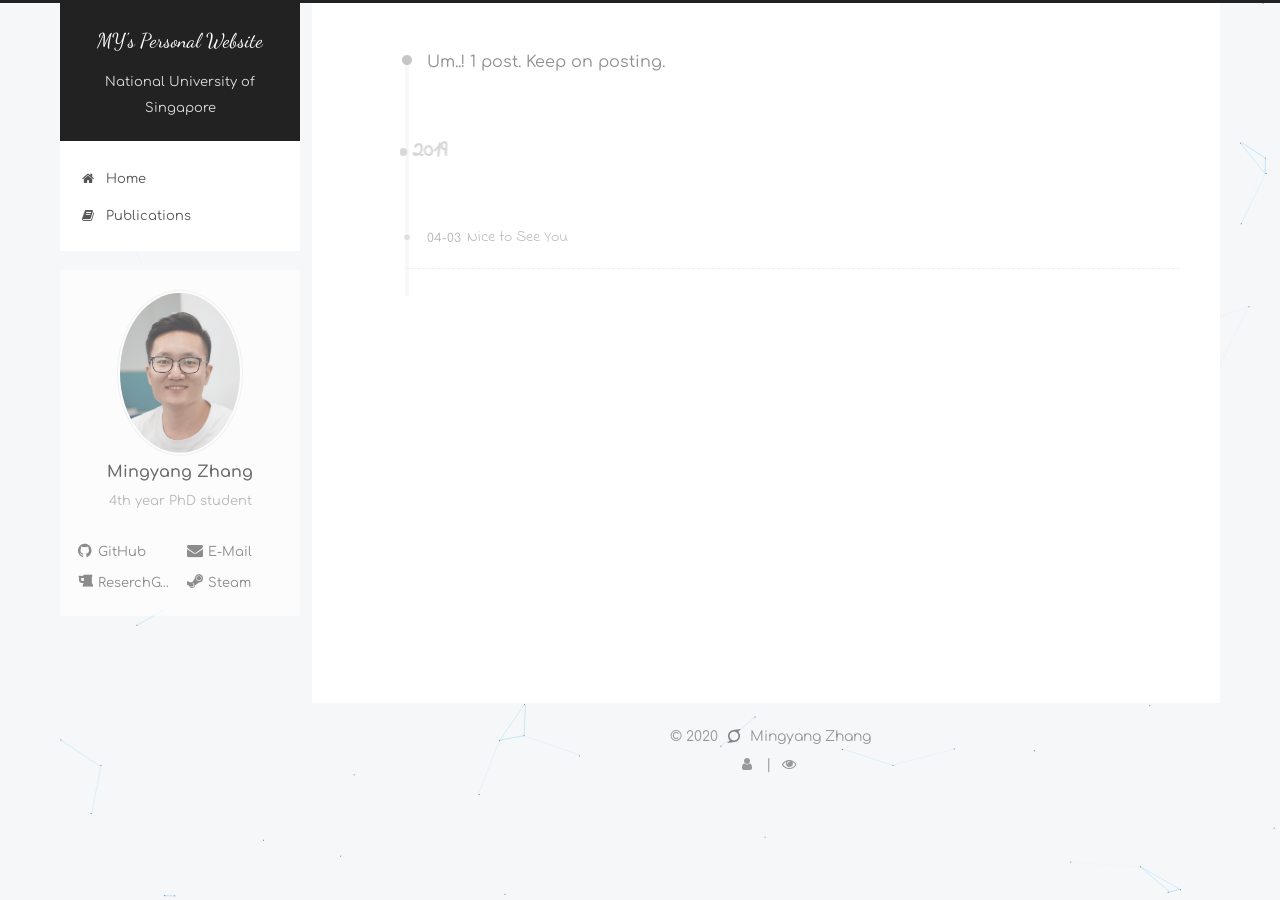
<file: archives/2019/04/index.html>
<!DOCTYPE html>












  


<html class="theme-next pisces use-motion" lang="en">
<head><meta name="generator" content="Hexo 3.8.0">
  <meta charset="UTF-8">
<meta http-equiv="X-UA-Compatible" content="IE=edge">
<meta name="viewport" content="width=device-width, initial-scale=1, maximum-scale=2">
<meta name="theme-color" content="#222">





















  
  
  
  

  
    
    
  

  
    
      
    

    
  

  

  
    
      
    

    
  

  
    
      
    

    
  

  
    
    
    <link rel="stylesheet" href="//fonts.googleapis.com/css?family=Comfortaa:300,300italic,400,400italic,700,700italic|Indie Flower:300,300italic,400,400italic,700,700italic|Dancing Script:300,300italic,400,400italic,700,700italic|Ubuntu:300,300italic,400,400italic,700,700italic&subset=latin,latin-ext">
  






<link rel="stylesheet" href="/lib/font-awesome/css/font-awesome.min.css?v=4.6.2">

<link rel="stylesheet" href="/css/main.css?v=7.1.0">


  <link rel="apple-touch-icon" sizes="180x180" href="/images/apple-touch-icon.png?v=7.1.0">


  <link rel="icon" type="image/png" sizes="32x32" href="/images/favicon-32x32.png?v=7.1.0">


  <link rel="icon" type="image/png" sizes="16x16" href="/images/favicon-16x16.png?v=7.1.0">


  <link rel="mask-icon" href="/images/safari-pinned-tab.svg?v=7.1.0" color="#222">


  <link rel="manifest" href="/images/site.webmanifest">


  <meta name="msapplication-config" content="/images/browserconfig.xml">





<script id="hexo.configurations">
  var NexT = window.NexT || {};
  var CONFIG = {
    root: '/',
    scheme: 'Pisces',
    version: '7.1.0',
    sidebar: {"position":"left","display":"post","offset":12,"onmobile":false,"dimmer":false},
    back2top: true,
    back2top_sidebar: false,
    fancybox: false,
    fastclick: false,
    lazyload: false,
    tabs: true,
    motion: {"enable":true,"async":false,"transition":{"post_block":"fadeIn","post_header":"slideDownIn","post_body":"slideDownIn","coll_header":"slideLeftIn","sidebar":"slideUpIn"}},
    algolia: {
      applicationID: '',
      apiKey: '',
      indexName: '',
      hits: {"per_page":10},
      labels: {"input_placeholder":"Search for Posts","hits_empty":"We didn't find any results for the search: ${query}","hits_stats":"${hits} results found in ${time} ms"}
    }
  };
</script>


  




  <meta name="description" content="4th year PhD student">
<meta property="og:type" content="website">
<meta property="og:title" content="MY&#39;s Personal Website">
<meta property="og:url" content="http://arkhamimp.github.io/archives/2019/04/index.html">
<meta property="og:site_name" content="MY&#39;s Personal Website">
<meta property="og:description" content="4th year PhD student">
<meta property="og:locale" content="en">
<meta name="twitter:card" content="summary">
<meta name="twitter:title" content="MY&#39;s Personal Website">
<meta name="twitter:description" content="4th year PhD student">





  
  
  <link rel="canonical" href="http://arkhamimp.github.io/archives/2019/04/">



<script id="page.configurations">
  CONFIG.page = {
    sidebar: "",
  };
</script>

  <title>Archive | MY's Personal Website</title>
  












  <noscript>
  <style>
  .use-motion .motion-element,
  .use-motion .brand,
  .use-motion .menu-item,
  .sidebar-inner,
  .use-motion .post-block,
  .use-motion .pagination,
  .use-motion .comments,
  .use-motion .post-header,
  .use-motion .post-body,
  .use-motion .collection-title { opacity: initial; }

  .use-motion .logo,
  .use-motion .site-title,
  .use-motion .site-subtitle {
    opacity: initial;
    top: initial;
  }

  .use-motion .logo-line-before i { left: initial; }
  .use-motion .logo-line-after i { right: initial; }
  </style>
</noscript>

</head>

<body itemscope itemtype="http://schema.org/WebPage" lang="en">

  
  
    
  

  <div class="container sidebar-position-left page-archive">
    <div class="headband"></div>

    <header id="header" class="header" itemscope itemtype="http://schema.org/WPHeader">
      <div class="header-inner"><div class="site-brand-wrapper">
  <div class="site-meta">
    

    <div class="custom-logo-site-title">
      <a href="/" class="brand" rel="start">
        <span class="logo-line-before"><i></i></span>
        <span class="site-title">MY's Personal Website</span>
        <span class="logo-line-after"><i></i></span>
      </a>
    </div>
    
      
        <p class="site-subtitle">National University of Singapore</p>
      
    
    
  </div>

  <div class="site-nav-toggle">
    <button aria-label="Toggle navigation bar">
      <span class="btn-bar"></span>
      <span class="btn-bar"></span>
      <span class="btn-bar"></span>
    </button>
  </div>
</div>



<nav class="site-nav">
  
    <ul id="menu" class="menu">
      
        
        
        
          
          <li class="menu-item menu-item-home">

    
    
    
      
    

    

    <a href="/" rel="section"><i class="menu-item-icon fa fa-fw fa-home"></i> <br>Home</a>

  </li>
        
        
        
          
          <li class="menu-item menu-item-publications">

    
    
    
      
    

    

    <a href="/publications/" rel="section"><i class="menu-item-icon fa fa-fw fa-book"></i> <br>Publications</a>

  </li>

      
      
    </ul>
  

  

  
</nav>



  



</div>
    </header>

    


    <main id="main" class="main">
      <div class="main-inner">
        <div class="content-wrap">
          
            

    
    
      
      
    
      
      
    
    

  


          
          <div id="content" class="content">
            

  
  
  
  <div class="post-block archive">
    <div id="posts" class="posts-collapse">
      <span class="archive-move-on"></span>

      
      <span class="archive-page-counter">
        
        
        
          
        
        Um..! 1 post. Keep on posting.
      </span>
      

      

        
        
        

        
          
          <div class="collection-title">
            <h1 class="archive-year" id="archive-year-2019">2019</h1>
          </div>
        
        

        

  <article class="post post-type-normal" itemscope itemtype="http://schema.org/Article">
    <header class="post-header">

      <h2 class="post-title">
        
          <a class="post-title-link" href="/2019/04/03/hello-world/" itemprop="url">
            
              <span itemprop="name">Nice to See You</span>
            
          </a>
        
      </h2>

      <div class="post-meta">
        <time class="post-time" itemprop="dateCreated" datetime="2019-04-03T12:32:56+08:00" content="2019-04-03">
          04-03
        </time>
      </div>

    </header>
  </article>



      

    </div>
  </div>
  
  
  

  



          </div>
          

        </div>
        
          
  
  <div class="sidebar-toggle">
    <div class="sidebar-toggle-line-wrap">
      <span class="sidebar-toggle-line sidebar-toggle-line-first"></span>
      <span class="sidebar-toggle-line sidebar-toggle-line-middle"></span>
      <span class="sidebar-toggle-line sidebar-toggle-line-last"></span>
    </div>
  </div>

  <aside id="sidebar" class="sidebar">
    <div class="sidebar-inner">

      

      

      <div class="site-overview-wrap sidebar-panel sidebar-panel-active">
        <div class="site-overview">
          <div class="site-author motion-element" itemprop="author" itemscope itemtype="http://schema.org/Person">
            
              <img class="site-author-image" itemprop="image" src="/uploads/photo_zhang_mingyang.jpg" alt="Mingyang Zhang">
            
              <p class="site-author-name" itemprop="name">Mingyang Zhang</p>
              <div class="site-description motion-element" itemprop="description">4th year PhD student</div>
          </div>

          

          

          

          
            <div class="links-of-author motion-element">
              
                <span class="links-of-author-item">
                  
                  
                    
                  
                  
                    
                  
                  <a href="https://github.com/ArkhamImp" title="GitHub &rarr; https://github.com/ArkhamImp" rel="noopener" target="_blank"><i class="fa fa-fw fa-github"></i>GitHub</a>
                </span>
              
                <span class="links-of-author-item">
                  
                  
                    
                  
                  
                    
                  
                  <a href="mailto:mingyang.zhang@u.nus.edu" title="E-Mail &rarr; mailto:mingyang.zhang@u.nus.edu" rel="noopener" target="_blank"><i class="fa fa-fw fa-envelope"></i>E-Mail</a>
                </span>
              
                <span class="links-of-author-item">
                  
                  
                    
                  
                  
                    
                  
                  <a href="https://www.researchgate.net/profile/Mingyang_Zhang13" title="ReserchGate &rarr; https://www.researchgate.net/profile/Mingyang_Zhang13" rel="noopener" target="_blank"><i class="fa fa-fw fa-beer"></i>ReserchGate</a>
                </span>
              
                <span class="links-of-author-item">
                  
                  
                    
                  
                  
                    
                  
                  <a href="https://steamcommunity.com/id/miyaca" title="Steam &rarr; https://steamcommunity.com/id/miyaca" rel="noopener" target="_blank"><i class="fa fa-fw fa-steam"></i>Steam</a>
                </span>
              
            </div>
          

          

          
          

          
            
          
          

        </div>
      </div>

      

      

    </div>
  </aside>
  


        
      </div>
    </main>

    <footer id="footer" class="footer">
      <div class="footer-inner">
        <div class="copyright">&copy; <span itemprop="copyrightYear">2020</span>
  <span class="with-love" id="animate">
    <i class="fa fa-superpowers"></i>
  </span>
  <span class="author" itemprop="copyrightHolder">Mingyang Zhang</span>

  

  
</div>









        
<div class="busuanzi-count">
  <script async src="https://busuanzi.ibruce.info/busuanzi/2.3/busuanzi.pure.mini.js"></script>

  
    <span class="post-meta-item-icon">
      <i class="fa fa-user"></i>
    </span>
    <span class="site-uv" title="Total Visitors">
      <span class="busuanzi-value" id="busuanzi_value_site_uv"></span>
    </span>
  

  
    <span class="post-meta-divider">|</span>
  

  
    <span class="post-meta-item-icon">
      <i class="fa fa-eye"></i>
    </span>
    <span class="site-pv" title="Total Views">
      <span class="busuanzi-value" id="busuanzi_value_site_pv"></span>
    </span>
  
</div>









        
      </div>
    </footer>

    
      <div class="back-to-top">
        <i class="fa fa-arrow-up"></i>
        
      </div>
    

    

    

    
  </div>

  

<script>
  if (Object.prototype.toString.call(window.Promise) !== '[object Function]') {
    window.Promise = null;
  }
</script>














  
    
    
  
  <script color="18,180,255" opacity="0.5" zindex="-1" count="99" src="/lib/canvas-nest/canvas-nest.min.js"></script>













  
  <script src="/lib/jquery/index.js?v=2.1.3"></script>

  
  <script src="/lib/velocity/velocity.min.js?v=1.2.1"></script>

  
  <script src="/lib/velocity/velocity.ui.min.js?v=1.2.1"></script>


  


  <script src="/js/utils.js?v=7.1.0"></script>

  <script src="/js/motion.js?v=7.1.0"></script>



  
  


  <script src="/js/affix.js?v=7.1.0"></script>

  <script src="/js/schemes/pisces.js?v=7.1.0"></script>



  

  


  <script src="/js/next-boot.js?v=7.1.0"></script>


  

  

  

  



  




  

  

  

  

  

  

  

  

  

  

  

  

  

  

</body>
</html>
</file>
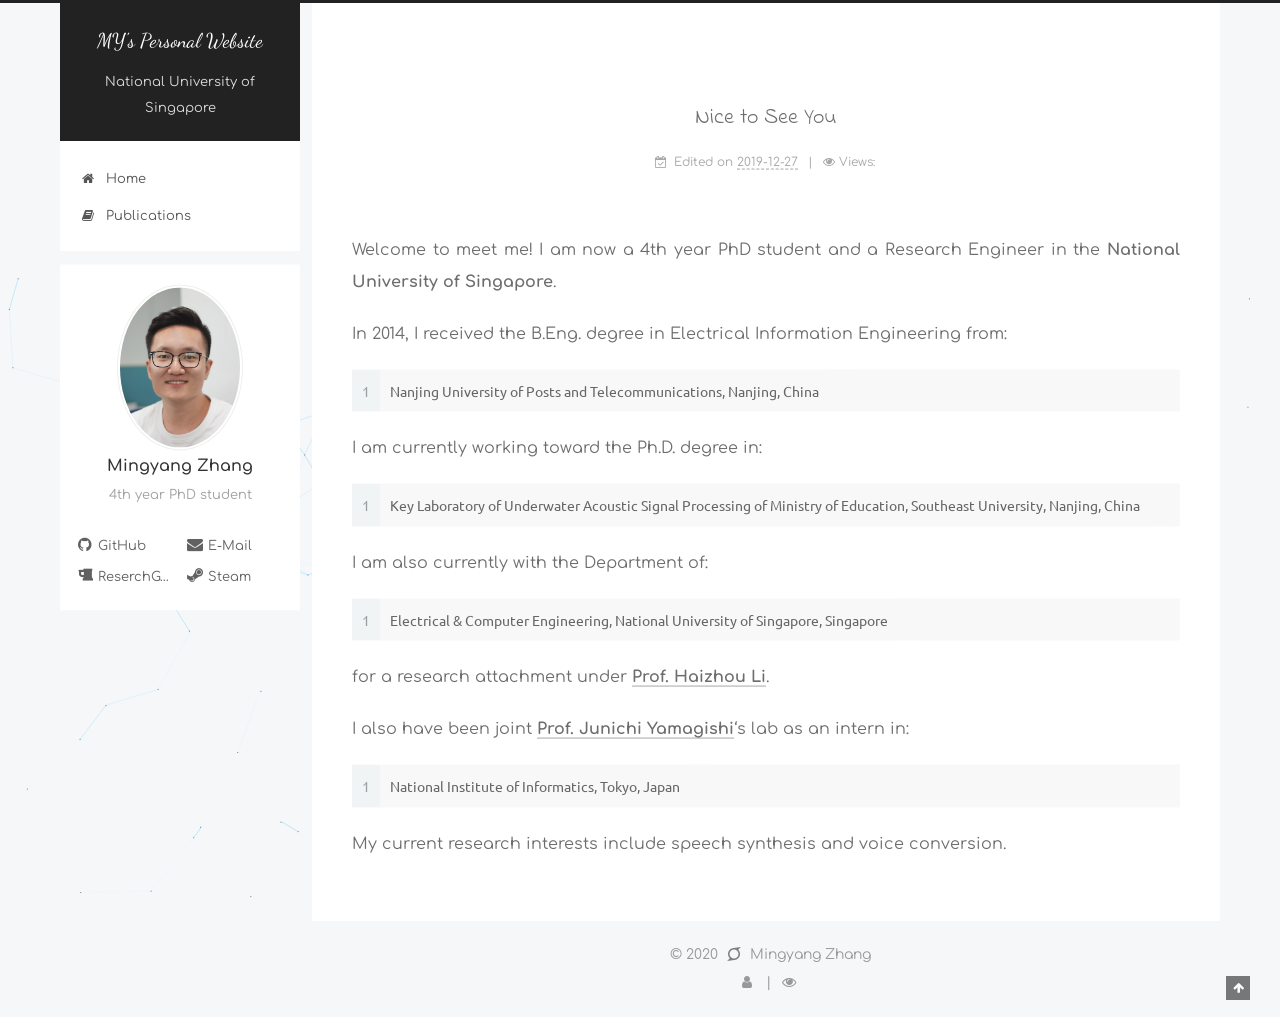
<file: 2019/04/03/hello-world/index.html>
<!DOCTYPE html>












  


<html class="theme-next pisces use-motion" lang="en">
<head><meta name="generator" content="Hexo 3.8.0">
  <meta charset="UTF-8">
<meta http-equiv="X-UA-Compatible" content="IE=edge">
<meta name="viewport" content="width=device-width, initial-scale=1, maximum-scale=2">
<meta name="theme-color" content="#222">





















  
  
  
  

  
    
    
  

  
    
      
    

    
  

  

  
    
      
    

    
  

  
    
      
    

    
  

  
    
    
    <link rel="stylesheet" href="//fonts.googleapis.com/css?family=Comfortaa:300,300italic,400,400italic,700,700italic|Indie Flower:300,300italic,400,400italic,700,700italic|Dancing Script:300,300italic,400,400italic,700,700italic|Ubuntu:300,300italic,400,400italic,700,700italic&subset=latin,latin-ext">
  






<link rel="stylesheet" href="/lib/font-awesome/css/font-awesome.min.css?v=4.6.2">

<link rel="stylesheet" href="/css/main.css?v=7.1.0">


  <link rel="apple-touch-icon" sizes="180x180" href="/images/apple-touch-icon.png?v=7.1.0">


  <link rel="icon" type="image/png" sizes="32x32" href="/images/favicon-32x32.png?v=7.1.0">


  <link rel="icon" type="image/png" sizes="16x16" href="/images/favicon-16x16.png?v=7.1.0">


  <link rel="mask-icon" href="/images/safari-pinned-tab.svg?v=7.1.0" color="#222">


  <link rel="manifest" href="/images/site.webmanifest">


  <meta name="msapplication-config" content="/images/browserconfig.xml">





<script id="hexo.configurations">
  var NexT = window.NexT || {};
  var CONFIG = {
    root: '/',
    scheme: 'Pisces',
    version: '7.1.0',
    sidebar: {"position":"left","display":"post","offset":12,"onmobile":false,"dimmer":false},
    back2top: true,
    back2top_sidebar: false,
    fancybox: false,
    fastclick: false,
    lazyload: false,
    tabs: true,
    motion: {"enable":true,"async":false,"transition":{"post_block":"fadeIn","post_header":"slideDownIn","post_body":"slideDownIn","coll_header":"slideLeftIn","sidebar":"slideUpIn"}},
    algolia: {
      applicationID: '',
      apiKey: '',
      indexName: '',
      hits: {"per_page":10},
      labels: {"input_placeholder":"Search for Posts","hits_empty":"We didn't find any results for the search: ${query}","hits_stats":"${hits} results found in ${time} ms"}
    }
  };
</script>


  




  <meta name="description" content="Welcome to meet me! I am now a 4th year PhD student and a Research Engineer in the National University of Singapore. In 2014, I received the B.Eng. degree in Electrical Information Engineering from:1N">
<meta property="og:type" content="article">
<meta property="og:title" content="Nice to See You">
<meta property="og:url" content="http://arkhamimp.github.io/2019/04/03/hello-world/index.html">
<meta property="og:site_name" content="MY&#39;s Personal Website">
<meta property="og:description" content="Welcome to meet me! I am now a 4th year PhD student and a Research Engineer in the National University of Singapore. In 2014, I received the B.Eng. degree in Electrical Information Engineering from:1N">
<meta property="og:locale" content="en">
<meta property="og:updated_time" content="2019-12-27T05:42:55.817Z">
<meta name="twitter:card" content="summary">
<meta name="twitter:title" content="Nice to See You">
<meta name="twitter:description" content="Welcome to meet me! I am now a 4th year PhD student and a Research Engineer in the National University of Singapore. In 2014, I received the B.Eng. degree in Electrical Information Engineering from:1N">





  
  
  <link rel="canonical" href="http://arkhamimp.github.io/2019/04/03/hello-world/">



<script id="page.configurations">
  CONFIG.page = {
    sidebar: "",
  };
</script>

  <title>Nice to See You | MY's Personal Website</title>
  












  <noscript>
  <style>
  .use-motion .motion-element,
  .use-motion .brand,
  .use-motion .menu-item,
  .sidebar-inner,
  .use-motion .post-block,
  .use-motion .pagination,
  .use-motion .comments,
  .use-motion .post-header,
  .use-motion .post-body,
  .use-motion .collection-title { opacity: initial; }

  .use-motion .logo,
  .use-motion .site-title,
  .use-motion .site-subtitle {
    opacity: initial;
    top: initial;
  }

  .use-motion .logo-line-before i { left: initial; }
  .use-motion .logo-line-after i { right: initial; }
  </style>
</noscript>

</head>

<body itemscope itemtype="http://schema.org/WebPage" lang="en">

  
  
    
  

  <div class="container sidebar-position-left page-post-detail">
    <div class="headband"></div>

    <header id="header" class="header" itemscope itemtype="http://schema.org/WPHeader">
      <div class="header-inner"><div class="site-brand-wrapper">
  <div class="site-meta">
    

    <div class="custom-logo-site-title">
      <a href="/" class="brand" rel="start">
        <span class="logo-line-before"><i></i></span>
        <span class="site-title">MY's Personal Website</span>
        <span class="logo-line-after"><i></i></span>
      </a>
    </div>
    
      
        <p class="site-subtitle">National University of Singapore</p>
      
    
    
  </div>

  <div class="site-nav-toggle">
    <button aria-label="Toggle navigation bar">
      <span class="btn-bar"></span>
      <span class="btn-bar"></span>
      <span class="btn-bar"></span>
    </button>
  </div>
</div>



<nav class="site-nav">
  
    <ul id="menu" class="menu">
      
        
        
        
          
          <li class="menu-item menu-item-home">

    
    
    
      
    

    

    <a href="/" rel="section"><i class="menu-item-icon fa fa-fw fa-home"></i> <br>Home</a>

  </li>
        
        
        
          
          <li class="menu-item menu-item-publications">

    
    
    
      
    

    

    <a href="/publications/" rel="section"><i class="menu-item-icon fa fa-fw fa-book"></i> <br>Publications</a>

  </li>

      
      
    </ul>
  

  

  
</nav>



  



</div>
    </header>

    


    <main id="main" class="main">
      <div class="main-inner">
        <div class="content-wrap">
          
            

          
          <div id="content" class="content">
            

  <div id="posts" class="posts-expand">
    

  

  
  
  

  

  <article class="post post-type-normal" itemscope itemtype="http://schema.org/Article">
  
  
  
  <div class="post-block">
    <link itemprop="mainEntityOfPage" href="http://arkhamimp.github.io/2019/04/03/hello-world/">

    <span hidden itemprop="author" itemscope itemtype="http://schema.org/Person">
      <meta itemprop="name" content="Mingyang Zhang">
      <meta itemprop="description" content="4th year PhD student">
      <meta itemprop="image" content="/uploads/photo_zhang_mingyang.jpg">
    </span>

    <span hidden itemprop="publisher" itemscope itemtype="http://schema.org/Organization">
      <meta itemprop="name" content="MY's Personal Website">
    </span>

    
      <header class="post-header">

        
        
          <h1 class="post-title" itemprop="name headline">Nice to See You

              
            
          </h1>
        

        <div class="post-meta">
          <span class="post-time">

            
            
            

            

            
              

              
                

                <span class="post-meta-item-icon">
                  <i class="fa fa-calendar-check-o"></i>
                </span>
                
                  <span class="post-meta-item-text">Edited on</span>
                
                <time title="Modified: 2019-12-27 13:42:55" itemprop="dateModified" datetime="2019-12-27T13:42:55+08:00">2019-12-27</time>
              
            
          </span>

          

          
            
            
          

          
          

          
            <span class="post-meta-divider">|</span>
            <span class="post-meta-item-icon">
            <i class="fa fa-eye"></i>
             Views:  
            <span class="busuanzi-value" id="busuanzi_value_page_pv"></span>
            </span>
          

          

          

        </div>
      </header>
    

    
    
    
    <div class="post-body" itemprop="articleBody">

      
      

      
        <p>Welcome to meet me! I am now a 4th year PhD student and a Research Engineer in the <strong>National University of Singapore</strong>.</p>
<p>In 2014, I received the B.Eng. degree in Electrical Information Engineering from:<br><figure class="highlight bash"><table><tr><td class="gutter"><pre><span class="line">1</span><br></pre></td><td class="code"><pre><span class="line">Nanjing University of Posts and Telecommunications, Nanjing, China</span><br></pre></td></tr></table></figure></p>
<p>I am currently working toward the Ph.D. degree in:<br><figure class="highlight bash"><table><tr><td class="gutter"><pre><span class="line">1</span><br></pre></td><td class="code"><pre><span class="line">Key Laboratory of Underwater Acoustic Signal Processing of Ministry of Education, Southeast University, Nanjing, China</span><br></pre></td></tr></table></figure></p>
<p>I am also currently with the Department of:<br><figure class="highlight bash"><table><tr><td class="gutter"><pre><span class="line">1</span><br></pre></td><td class="code"><pre><span class="line">Electrical &amp; Computer Engineering, National University of Singapore, Singapore</span><br></pre></td></tr></table></figure></p>
<p>for a research attachment under <a href="http://www.colips.org/~eleliha/" target="_blank" rel="noopener"><strong>Prof. Haizhou Li</strong></a>.</p>
<p>I also have been joint <a href="https://researchmap.jp/read0205283" target="_blank" rel="noopener"><strong>Prof. Junichi Yamagishi</strong></a>‘s lab as an intern in:<br><figure class="highlight bash"><table><tr><td class="gutter"><pre><span class="line">1</span><br></pre></td><td class="code"><pre><span class="line">National Institute of Informatics, Tokyo, Japan</span><br></pre></td></tr></table></figure></p>
<p>My current research interests include speech synthesis and voice conversion.</p>

      
    </div>

    

    
    
    

    

    
      
    
    

    

    <footer class="post-footer">
      

      
      
      

      

      
      
    </footer>
  </div>
  
  
  
  </article>


  </div>


          </div>
          

  



        </div>
        
          
  
  <div class="sidebar-toggle">
    <div class="sidebar-toggle-line-wrap">
      <span class="sidebar-toggle-line sidebar-toggle-line-first"></span>
      <span class="sidebar-toggle-line sidebar-toggle-line-middle"></span>
      <span class="sidebar-toggle-line sidebar-toggle-line-last"></span>
    </div>
  </div>

  <aside id="sidebar" class="sidebar">
    <div class="sidebar-inner">

      

      

      <div class="site-overview-wrap sidebar-panel sidebar-panel-active">
        <div class="site-overview">
          <div class="site-author motion-element" itemprop="author" itemscope itemtype="http://schema.org/Person">
            
              <img class="site-author-image" itemprop="image" src="/uploads/photo_zhang_mingyang.jpg" alt="Mingyang Zhang">
            
              <p class="site-author-name" itemprop="name">Mingyang Zhang</p>
              <div class="site-description motion-element" itemprop="description">4th year PhD student</div>
          </div>

          

          

          

          
            <div class="links-of-author motion-element">
              
                <span class="links-of-author-item">
                  
                  
                    
                  
                  
                    
                  
                  <a href="https://github.com/ArkhamImp" title="GitHub &rarr; https://github.com/ArkhamImp" rel="noopener" target="_blank"><i class="fa fa-fw fa-github"></i>GitHub</a>
                </span>
              
                <span class="links-of-author-item">
                  
                  
                    
                  
                  
                    
                  
                  <a href="mailto:mingyang.zhang@u.nus.edu" title="E-Mail &rarr; mailto:mingyang.zhang@u.nus.edu" rel="noopener" target="_blank"><i class="fa fa-fw fa-envelope"></i>E-Mail</a>
                </span>
              
                <span class="links-of-author-item">
                  
                  
                    
                  
                  
                    
                  
                  <a href="https://www.researchgate.net/profile/Mingyang_Zhang13" title="ReserchGate &rarr; https://www.researchgate.net/profile/Mingyang_Zhang13" rel="noopener" target="_blank"><i class="fa fa-fw fa-beer"></i>ReserchGate</a>
                </span>
              
                <span class="links-of-author-item">
                  
                  
                    
                  
                  
                    
                  
                  <a href="https://steamcommunity.com/id/miyaca" title="Steam &rarr; https://steamcommunity.com/id/miyaca" rel="noopener" target="_blank"><i class="fa fa-fw fa-steam"></i>Steam</a>
                </span>
              
            </div>
          

          

          
          

          
            
          
          

        </div>
      </div>

      

      

    </div>
  </aside>
  


        
      </div>
    </main>

    <footer id="footer" class="footer">
      <div class="footer-inner">
        <div class="copyright">&copy; <span itemprop="copyrightYear">2020</span>
  <span class="with-love" id="animate">
    <i class="fa fa-superpowers"></i>
  </span>
  <span class="author" itemprop="copyrightHolder">Mingyang Zhang</span>

  

  
</div>









        
<div class="busuanzi-count">
  <script async src="https://busuanzi.ibruce.info/busuanzi/2.3/busuanzi.pure.mini.js"></script>

  
    <span class="post-meta-item-icon">
      <i class="fa fa-user"></i>
    </span>
    <span class="site-uv" title="Total Visitors">
      <span class="busuanzi-value" id="busuanzi_value_site_uv"></span>
    </span>
  

  
    <span class="post-meta-divider">|</span>
  

  
    <span class="post-meta-item-icon">
      <i class="fa fa-eye"></i>
    </span>
    <span class="site-pv" title="Total Views">
      <span class="busuanzi-value" id="busuanzi_value_site_pv"></span>
    </span>
  
</div>









        
      </div>
    </footer>

    
      <div class="back-to-top">
        <i class="fa fa-arrow-up"></i>
        
      </div>
    

    

    

    
  </div>

  

<script>
  if (Object.prototype.toString.call(window.Promise) !== '[object Function]') {
    window.Promise = null;
  }
</script>














  
    
    
  
  <script color="18,180,255" opacity="0.5" zindex="-1" count="99" src="/lib/canvas-nest/canvas-nest.min.js"></script>













  
  <script src="/lib/jquery/index.js?v=2.1.3"></script>

  
  <script src="/lib/velocity/velocity.min.js?v=1.2.1"></script>

  
  <script src="/lib/velocity/velocity.ui.min.js?v=1.2.1"></script>


  


  <script src="/js/utils.js?v=7.1.0"></script>

  <script src="/js/motion.js?v=7.1.0"></script>



  
  


  <script src="/js/affix.js?v=7.1.0"></script>

  <script src="/js/schemes/pisces.js?v=7.1.0"></script>



  
  <script src="/js/scrollspy.js?v=7.1.0"></script>
<script src="/js/post-details.js?v=7.1.0"></script>



  


  <script src="/js/next-boot.js?v=7.1.0"></script>


  

  

  

  


  


  




  

  

  

  

  

  

  

  

  

  

  

  

  

  

</body>
</html>
</file>
<file: css/main.css>
/* normalize.css v8.0.1 | MIT License | github.com/necolas/normalize.css */
html {
  line-height: 1.15; /* 1 */
  -webkit-text-size-adjust: 100%; /* 2 */
}
body {
  margin: 0;
}
main {
  display: block;
}
h1 {
  font-size: 2em;
  margin: 0.67em 0;
}
hr {
  box-sizing: content-box; /* 1 */
  height: 0; /* 1 */
  overflow: visible; /* 2 */
}
pre {
  font-family: monospace, monospace; /* 1 */
  font-size: 1em; /* 2 */
}
a {
  background-color: transparent;
}
abbr[title] {
  border-bottom: none; /* 1 */
  text-decoration: underline; /* 2 */
  text-decoration: underline dotted; /* 2 */
}
b,
strong {
  font-weight: bolder;
}
code,
kbd,
samp {
  font-family: monospace, monospace; /* 1 */
  font-size: 1em; /* 2 */
}
small {
  font-size: 80%;
}
sub,
sup {
  font-size: 75%;
  line-height: 0;
  position: relative;
  vertical-align: baseline;
}
sub {
  bottom: -0.25em;
}
sup {
  top: -0.5em;
}
img {
  border-style: none;
}
button,
input,
optgroup,
select,
textarea {
  font-family: inherit; /* 1 */
  font-size: 100%; /* 1 */
  line-height: 1.15; /* 1 */
  margin: 0; /* 2 */
}
button,
input {
/* 1 */
  overflow: visible;
}
button,
select {
/* 1 */
  text-transform: none;
}
button,
[type="button"],
[type="reset"],
[type="submit"] {
  -webkit-appearance: button;
}
button::-moz-focus-inner,
[type="button"]::-moz-focus-inner,
[type="reset"]::-moz-focus-inner,
[type="submit"]::-moz-focus-inner {
  border-style: none;
  padding: 0;
}
button:-moz-focusring,
[type="button"]:-moz-focusring,
[type="reset"]:-moz-focusring,
[type="submit"]:-moz-focusring {
  outline: 1px dotted ButtonText;
}
fieldset {
  padding: 0.35em 0.75em 0.625em;
}
legend {
  box-sizing: border-box; /* 1 */
  color: inherit; /* 2 */
  display: table; /* 1 */
  max-width: 100%; /* 1 */
  padding: 0; /* 3 */
  white-space: normal; /* 1 */
}
progress {
  vertical-align: baseline;
}
textarea {
  overflow: auto;
}
[type="checkbox"],
[type="radio"] {
  box-sizing: border-box; /* 1 */
  padding: 0; /* 2 */
}
[type="number"]::-webkit-inner-spin-button,
[type="number"]::-webkit-outer-spin-button {
  height: auto;
}
[type="search"] {
  -webkit-appearance: textfield; /* 1 */
  outline-offset: -2px; /* 2 */
}
[type="search"]::-webkit-search-decoration {
  -webkit-appearance: none;
}
::-webkit-file-upload-button {
  -webkit-appearance: button; /* 1 */
  font: inherit; /* 2 */
}
details {
  display: block;
}
summary {
  display: list-item;
}
template {
  display: none;
}
[hidden] {
  display: none;
}
::selection {
  background: #262a30;
  color: #fff;
}
body {
  position: relative;
  font-family: 'Comfortaa', "PingFang SC", "Microsoft YaHei", sans-serif;
  font-size: 14px;
  line-height: 2;
  color: #555;
  background: #f5f7f9;
}
@media (max-width: 991px) {
  body {
    padding-right: 0 !important;
  }
}
@media (min-width: 1200px) {
  body {
    font-size: 16px;
  }
}
h1,
h2,
h3,
h4,
h5,
h6 {
  margin: 20px 0 15px;
  padding: 0;
  font-weight: bold;
  line-height: 1.5;
  font-family: 'Indie Flower', 'Comfortaa', "PingFang SC", "Microsoft YaHei", sans-serif;
}
h1 {
  font-size: 22px;
}
h1 code {
  font-size: 1em;
}
@media (max-width: 767px) {
  h1 {
    font-size: 18px;
  }
  h1 code {
    font-size: 1em;
  }
}
h2 {
  font-size: 20px;
}
h2 code {
  font-size: 1em;
}
@media (max-width: 767px) {
  h2 {
    font-size: 16px;
  }
  h2 code {
    font-size: 1em;
  }
}
h3 {
  font-size: 18px;
}
h3 code {
  font-size: 1em;
}
@media (max-width: 767px) {
  h3 {
    font-size: 14px;
  }
  h3 code {
    font-size: 1em;
  }
}
h4 {
  font-size: 16px;
}
h4 code {
  font-size: 1em;
}
@media (max-width: 767px) {
  h4 {
    font-size: 12px;
  }
  h4 code {
    font-size: 1em;
  }
}
h5 {
  font-size: 14px;
}
h5 code {
  font-size: 1em;
}
@media (max-width: 767px) {
  h5 {
    font-size: 10px;
  }
  h5 code {
    font-size: 1em;
  }
}
h6 {
  font-size: 12px;
}
h6 code {
  font-size: 1em;
}
@media (max-width: 767px) {
  h6 {
    font-size: 8px;
  }
  h6 code {
    font-size: 1em;
  }
}
p {
  margin: 0 0 20px 0;
}
a,
span.exturl {
  overflow-wrap: break-word;
  word-wrap: break-word;
  background-color: transparent;
  color: #555;
  text-decoration: none;
  outline: none;
  border-bottom: 1px solid #999;
  cursor: pointer;
}
a:hover,
span.exturl:hover {
  color: #222;
  border-bottom-color: #222;
}
video {
  max-width: 100%;
  display: block;
  margin-left: auto;
  margin-right: auto;
}
img {
  display: block;
  margin: auto;
  max-width: 100%;
  height: auto;
}
hr {
  margin: 40px 0;
  height: 3px;
  border: none;
  background-color: #ddd;
  background-image: repeating-linear-gradient(-45deg, #fff, #fff 4px, transparent 4px, transparent 8px);
}
blockquote {
  margin: 0;
  padding: 0 15px;
  color: #666;
  border-left: 4px solid #ddd;
}
blockquote cite::before {
  content: "-";
  padding: 0 5px;
}
dt {
  font-weight: 700;
}
dd {
  margin: 0;
  padding: 0;
}
kbd {
  border: 1px solid #ccc;
  border-radius: 0.2em;
  box-shadow: 0.1em 0.1em 0.2em rgba(0,0,0,0.1);
  background-color: #f9f9f9;
  font-family: inherit;
  background-image: linear-gradient(top, #eee, #fff, #eee);
  padding: 0.1em 0.3em;
  white-space: nowrap;
}
.text-left {
  text-align: left;
}
.text-center {
  text-align: center;
}
.text-right {
  text-align: right;
}
.text-justify {
  text-align: justify;
}
.text-nowrap {
  white-space: nowrap;
}
.text-lowercase {
  text-transform: lowercase;
}
.text-uppercase {
  text-transform: uppercase;
}
.text-capitalize {
  text-transform: capitalize;
}
.center-block {
  display: block;
  margin-left: auto;
  margin-right: auto;
}
.clearfix:before,
.clearfix:after {
  content: " ";
  display: table;
}
.clearfix:after {
  clear: both;
}
.pullquote {
  width: 45%;
}
.pullquote.left {
  float: left;
  margin-left: 5px;
  margin-right: 10px;
}
.pullquote.right {
  float: right;
  margin-left: 10px;
  margin-right: 5px;
}
.affix {
  position: fixed;
}
.translation {
  margin-top: -20px;
  font-size: 14px;
  color: #999;
}
.scrollbar-measure {
  width: 100px;
  height: 100px;
  overflow: scroll;
  position: absolute;
  top: -9999px;
}
.use-motion .motion-element {
  opacity: 0;
}
.table-container {
  margin: 20px 0;
  overflow: auto;
  -webkit-overflow-scrolling: touch;
}
table {
  width: 100%;
  border-collapse: collapse;
  border-spacing: 0;
  font-size: 14px;
}
table > tbody > tr:nth-of-type(odd) {
  background-color: #f9f9f9;
}
table > tbody > tr:hover {
  background-color: #f5f5f5;
}
caption,
th,
td {
  padding: 8px;
  text-align: left;
  vertical-align: middle;
  font-weight: normal;
}
th,
td {
  border: 1px solid #ddd;
  border-bottom: 3px solid #ddd;
}
th {
  padding-bottom: 10px;
  font-weight: 700;
}
td {
  border-bottom-width: 1px;
}
html,
body {
  height: 100%;
}
.container {
  position: relative;
}
.header-inner {
  margin: 0 auto;
  padding: 100px 0 70px;
  width: calc(100% - 20px);
}
@media (min-width: 1200px) {
  .container .header-inner {
    width: 1160px;
  }
}
@media (min-width: 1600px) {
  .container .header-inner {
    width: 73%;
  }
}
.main-inner {
  margin: 0 auto;
  width: calc(100% - 20px);
}
@media (min-width: 1200px) {
  .container .main-inner {
    width: 1160px;
  }
}
@media (min-width: 1600px) {
  .container .main-inner {
    width: 73%;
  }
}
.footer {
  padding: 20px 0;
}
.footer-inner {
  box-sizing: border-box;
  margin: 0px auto;
  width: calc(100% - 20px);
}
@media (min-width: 1200px) {
  .container .footer-inner {
    width: 1160px;
  }
}
@media (min-width: 1600px) {
  .container .footer-inner {
    width: 73%;
  }
}
pre,
.highlight {
  overflow: auto;
  margin: 20px 0;
  padding: 0;
  font-size: 14px;
  color: #4d4d4c;
  background: #f7f7f7;
  line-height: 1.6;
}
pre,
code {
  font-family: 'Ubuntu', consolas, Menlo, "PingFang SC", "Microsoft YaHei", monospace;
}
code {
  overflow-wrap: break-word;
  word-wrap: break-word;
  padding: 2px 4px;
  color: #555;
  background: #eee;
  border-radius: 3px;
  font-size: 14px;
}
pre {
  padding: 10px;
}
pre code {
  padding: 0;
  color: #4d4d4c;
  background: none;
  text-shadow: none;
}
.highlight {
  border-radius: 1px;
}
.highlight pre {
  border: none;
  margin: 0;
  padding: 10px 0;
}
.highlight table {
  margin: 0;
  width: auto;
  border: none;
}
.highlight td {
  border: none;
  padding: 0;
}
.highlight figcaption {
  font-size: 1em;
  color: #4d4d4c;
  line-height: 1em;
  margin-bottom: 1em;
  margin: 0em;
  padding: 0.5em;
  background: #eee;
  border-bottom: 1px solid #e9e9e9;
}
.highlight figcaption:before,
.highlight figcaption:after {
  content: " ";
  display: table;
}
.highlight figcaption:after {
  clear: both;
}
.highlight figcaption a {
  float: right;
  color: #4d4d4c;
}
.highlight figcaption a:hover {
  border-bottom-color: #4d4d4c;
}
.highlight .gutter pre {
  padding-left: 10px;
  padding-right: 10px;
  color: #869194;
  text-align: right;
  background-color: #eff2f3;
}
.highlight .code pre {
  width: 100%;
  padding-left: 10px;
  padding-right: 10px;
  background-color: #f7f7f7;
}
.highlight .line {
  height: 20px;
}
.gutter {
  -webkit-user-select: none;
  -moz-user-select: none;
  -ms-user-select: none;
  user-select: none;
}
.gist table {
  width: auto;
}
.gist table td {
  border: none;
}
pre .deletion {
  background: #fdd;
}
pre .addition {
  background: #dfd;
}
pre .meta {
  color: #8959a8;
}
pre .comment {
  color: #8e908c;
}
pre .variable,
pre .attribute,
pre .tag,
pre .name,
pre .regexp,
pre .ruby .constant,
pre .xml .tag .title,
pre .xml .pi,
pre .xml .doctype,
pre .html .doctype,
pre .css .id,
pre .css .class,
pre .css .pseudo {
  color: #c82829;
}
pre .number,
pre .preprocessor,
pre .built_in,
pre .builtin-name,
pre .literal,
pre .params,
pre .constant,
pre .command {
  color: #f5871f;
}
pre .ruby .class .title,
pre .css .rules .attribute,
pre .string,
pre .symbol,
pre .value,
pre .inheritance,
pre .header,
pre .ruby .symbol,
pre .xml .cdata,
pre .special,
pre .formula {
  color: #718c00;
}
pre .title,
pre .css .hexcolor {
  color: #3e999f;
}
pre .function,
pre .python .decorator,
pre .python .title,
pre .ruby .function .title,
pre .ruby .title .keyword,
pre .perl .sub,
pre .javascript .title,
pre .coffeescript .title {
  color: #4271ae;
}
pre .keyword,
pre .javascript .function {
  color: #8959a8;
}
.posts-expand .post-body img.full-image {
  border: none;
}
.blockquote-center,
.page-home .post-type-quote blockquote,
.page-post-detail .post-type-quote blockquote {
  position: relative;
  margin: 40px 0;
  padding: 0;
  border-left: none;
  text-align: center;
}
.blockquote-center::before,
.page-home .post-type-quote blockquote::before,
.page-post-detail .post-type-quote blockquote::before,
.blockquote-center::after,
.page-home .post-type-quote blockquote::after,
.page-post-detail .post-type-quote blockquote::after {
  position: absolute;
  content: ' ';
  display: block;
  width: 100%;
  height: 24px;
  opacity: 0.2;
  background-repeat: no-repeat;
  background-position: 0 -6px;
  background-size: 22px 22px;
}
.blockquote-center::before,
.page-home .post-type-quote blockquote::before,
.page-post-detail .post-type-quote blockquote::before {
  top: -20px;
  background-image: url("../images/quote-l.svg");
  border-top: 1px solid #ccc;
}
.blockquote-center::after,
.page-home .post-type-quote blockquote::after,
.page-post-detail .post-type-quote blockquote::after {
  bottom: -20px;
  background-image: url("../images/quote-r.svg");
  border-bottom: 1px solid #ccc;
  background-position: 100% 8px;
}
.blockquote-center p,
.page-home .post-type-quote blockquote p,
.page-post-detail .post-type-quote blockquote p,
.blockquote-center div,
.page-home .post-type-quote blockquote div,
.page-post-detail .post-type-quote blockquote div {
  text-align: center;
}
.post .post-body .group-picture img {
  box-sizing: border-box;
  padding: 0 3px;
  border: none;
}
.post .group-picture-row {
  overflow: hidden;
  margin-top: 6px;
}
.post .group-picture-row:first-child {
  margin-top: 0;
}
.post .group-picture-column {
  float: left;
}
.page-post-detail .post-body .group-picture-column {
  float: none;
  margin-top: 10px;
  width: auto !important;
}
.page-post-detail .post-body .group-picture-column img {
  margin: 0 auto;
}
.page-archive .group-picture-container {
  overflow: hidden;
}
.page-archive .group-picture-row {
  float: left;
}
.page-archive .group-picture-row:first-child {
  margin-top: 6px;
}
.page-archive .group-picture-column {
  max-width: 150px;
  max-height: 150px;
}
.post-body .label {
  display: inline;
  padding: 0 2px;
}
.post-body .label.default {
  background-color: #f0f0f0;
}
.post-body .label.primary {
  background-color: #efe6f7;
}
.post-body .label.info {
  background-color: #e5f2f8;
}
.post-body .label.success {
  background-color: #e7f4e9;
}
.post-body .label.warning {
  background-color: #fcf6e1;
}
.post-body .label.danger {
  background-color: #fae8eb;
}
.post-body .note {
  position: relative;
  padding: 15px;
  margin-bottom: 20px;
  border: 1px solid #eee;
  border-left-width: 5px;
  border-radius: 3px;
}
.post-body .note h2,
.post-body .note h3,
.post-body .note h4,
.post-body .note h5,
.post-body .note h6 {
  margin-top: 0;
  margin-bottom: 0;
  border-bottom: initial;
  padding-top: 0 !important;
}
.post-body .note p:first-child,
.post-body .note ul:first-child,
.post-body .note ol:first-child,
.post-body .note table:first-child,
.post-body .note pre:first-child,
.post-body .note blockquote:first-child {
  margin-top: 0;
}
.post-body .note p:last-child,
.post-body .note ul:last-child,
.post-body .note ol:last-child,
.post-body .note table:last-child,
.post-body .note pre:last-child,
.post-body .note blockquote:last-child {
  margin-bottom: 0;
}
.post-body .note.default {
  border-left-color: #777;
}
.post-body .note.default h2,
.post-body .note.default h3,
.post-body .note.default h4,
.post-body .note.default h5,
.post-body .note.default h6 {
  color: #777;
}
.post-body .note.primary {
  border-left-color: #6f42c1;
}
.post-body .note.primary h2,
.post-body .note.primary h3,
.post-body .note.primary h4,
.post-body .note.primary h5,
.post-body .note.primary h6 {
  color: #6f42c1;
}
.post-body .note.info {
  border-left-color: #428bca;
}
.post-body .note.info h2,
.post-body .note.info h3,
.post-body .note.info h4,
.post-body .note.info h5,
.post-body .note.info h6 {
  color: #428bca;
}
.post-body .note.success {
  border-left-color: #5cb85c;
}
.post-body .note.success h2,
.post-body .note.success h3,
.post-body .note.success h4,
.post-body .note.success h5,
.post-body .note.success h6 {
  color: #5cb85c;
}
.post-body .note.warning {
  border-left-color: #f0ad4e;
}
.post-body .note.warning h2,
.post-body .note.warning h3,
.post-body .note.warning h4,
.post-body .note.warning h5,
.post-body .note.warning h6 {
  color: #f0ad4e;
}
.post-body .note.danger {
  border-left-color: #d9534f;
}
.post-body .note.danger h2,
.post-body .note.danger h3,
.post-body .note.danger h4,
.post-body .note.danger h5,
.post-body .note.danger h6 {
  color: #d9534f;
}
.post-body .tabs {
  position: relative;
  display: block;
  margin-bottom: 20px;
  padding-top: 10px;
}
.post-body .tabs ul.nav-tabs {
  margin: 0;
  padding: 0;
  display: flex;
  margin-bottom: -1px;
}
@media (max-width: 413px) {
  .post-body .tabs ul.nav-tabs {
    display: block;
    margin-bottom: 5px;
  }
}
.post-body .tabs ul.nav-tabs li.tab {
  list-style-type: none !important;
  margin: 0 0.25em 0 0;
  border-top: 3px solid transparent;
  border-left: 1px solid transparent;
  border-right: 1px solid transparent;
}
@media (max-width: 413px) {
  .post-body .tabs ul.nav-tabs li.tab {
    margin: initial;
    border-top: 1px solid transparent;
    border-left: 3px solid transparent;
    border-right: 1px solid transparent;
    border-bottom: 1px solid transparent;
  }
}
.post-body .tabs ul.nav-tabs li.tab a {
  outline: 0;
  border-bottom: initial;
  display: block;
  line-height: 1.8em;
  padding: 0.25em 0.75em;
  transition-duration: 0.2s;
  transition-timing-function: ease-out;
  transition-delay: 0s;
}
.post-body .tabs ul.nav-tabs li.tab a i {
  width: 1.285714285714286em;
}
.post-body .tabs ul.nav-tabs li.tab.active {
  border-top: 3px solid #fc6423;
  border-left: 1px solid #ddd;
  border-right: 1px solid #ddd;
  background-color: #fff;
}
@media (max-width: 413px) {
  .post-body .tabs ul.nav-tabs li.tab.active {
    border-top: 1px solid #ddd;
    border-left: 3px solid #fc6423;
    border-right: 1px solid #ddd;
    border-bottom: 1px solid #ddd;
  }
}
.post-body .tabs ul.nav-tabs li.tab.active a {
  cursor: default;
  color: #555;
}
.post-body .tabs .tab-content {
  background-color: #fff;
}
.post-body .tabs .tab-content .tab-pane {
  border: 1px solid #ddd;
  padding: 20px 20px 0 20px;
}
.post-body .tabs .tab-content .tab-pane:not(.active) {
  display: none;
}
.post-body .tabs .tab-content .tab-pane.active {
  display: block;
}
.btn {
  display: inline-block;
  padding: 0 20px;
  font-size: 14px;
  color: #555;
  background: #fff;
  border: 2px solid #555;
  text-decoration: none;
  border-radius: 2px;
  transition-property: background-color;
  transition-duration: 0.2s;
  transition-timing-function: ease-in-out;
  transition-delay: 0s;
  line-height: 2;
}
.btn:hover {
  border-color: #222;
  color: #fff;
  background: #222;
}
.btn +.btn {
  margin: 0 0 8px 8px;
}
.btn .fa-fw {
  width: 1.285714285714286em;
  text-align: left;
}
.btn-bar {
  display: block;
  width: 22px;
  height: 2px;
  background: #555;
  border-radius: 1px;
}
.btn-bar+.btn-bar {
  margin-top: 4px;
}
.pagination {
  margin: 120px 0 40px;
  text-align: center;
  border-top: 1px solid #eee;
}
.page-number-basic,
.pagination .prev,
.pagination .next,
.pagination .page-number,
.pagination .space {
  display: inline-block;
  position: relative;
  top: -1px;
  margin: 0 10px;
  padding: 0 11px;
}
@media (max-width: 767px) {
  .page-number-basic,
  .pagination .prev,
  .pagination .next,
  .pagination .page-number,
  .pagination .space {
    margin: 0 5px;
  }
}
.pagination .prev,
.pagination .next,
.pagination .page-number {
  border-bottom: 0;
  border-top: 1px solid #eee;
  transition-property: border-color;
  transition-duration: 0.2s;
  transition-timing-function: ease-in-out;
  transition-delay: 0s;
}
.pagination .prev:hover,
.pagination .next:hover,
.pagination .page-number:hover {
  border-top-color: #222;
}
.pagination .space {
  padding: 0;
  margin: 0;
}
.pagination .prev {
  margin-left: 0;
}
.pagination .next {
  margin-right: 0;
}
.pagination .page-number.current {
  color: #fff;
  background: #ccc;
  border-top-color: #ccc;
}
@media (max-width: 767px) {
  .pagination {
    border-top: none;
  }
  .pagination .prev,
  .pagination .next,
  .pagination .page-number {
    margin-bottom: 10px;
    border-top: 0;
    border-bottom: 1px solid #eee;
    padding: 0 10px;
  }
  .pagination .prev:hover,
  .pagination .next:hover,
  .pagination .page-number:hover {
    border-bottom-color: #222;
  }
}
.comments {
  margin: 60px 20px 0;
}
.back-to-top {
  box-sizing: border-box;
  position: fixed;
  bottom: -100px;
  right: 30px;
  z-index: 1050;
  padding: 0 6px;
  width: 24px;
  background: #222;
  font-size: 12px;
  opacity: 0.6;
  color: #fff;
  cursor: pointer;
  text-align: center;
  transition-property: bottom;
  transition-duration: 0.2s;
  transition-timing-function: ease-in-out;
  transition-delay: 0s;
}
.back-to-top.back-to-top-on {
  bottom: 30px;
}
.back-to-top:hover {
  color: #fc6423;
}
.header {
  background: transparent;
}
.header-inner {
  position: relative;
}
.headband {
  height: 3px;
  background: #222;
}
.site-meta {
  margin: 0;
  text-align: center;
}
@media (max-width: 767px) {
  .site-meta {
    text-align: center;
  }
}
.brand {
  position: relative;
  display: inline-block;
  padding: 0 40px;
  color: #fff;
  background: #222;
  border-bottom: none;
}
.brand:hover {
  color: #fff;
}
.logo {
  display: inline-block;
  margin-right: 5px;
  line-height: 36px;
  vertical-align: top;
}
.site-title {
  display: inline-block;
  vertical-align: top;
  line-height: 36px;
  font-size: 20px;
  font-weight: normal;
  font-family: 'Dancing Script', 'Comfortaa', "PingFang SC", "Microsoft YaHei", sans-serif;
}
.site-subtitle {
  margin-top: 10px;
  font-size: 13px;
  color: #ddd;
}
.use-motion .brand {
  opacity: 0;
}
.use-motion .logo,
.use-motion .site-title,
.use-motion .site-subtitle,
.use-motion .custom-logo-image {
  opacity: 0;
  position: relative;
  top: -10px;
}
.site-nav-toggle {
  display: none;
  position: absolute;
  top: 10px;
  left: 10px;
}
@media (max-width: 767px) {
  .site-nav-toggle {
    display: block;
  }
}
.site-nav-toggle button {
  margin-top: 2px;
  padding: 9px 10px;
  background: transparent;
  border: none;
}
@media (max-width: 767px) {
  .site-nav {
    display: none;
    margin: 0 -10px;
    padding: 0 10px;
    clear: both;
    border-top: 1px solid #ddd;
  }
}
@media (min-width: 768px) and (max-width: 991px) {
  .site-nav {
    display: block !important;
  }
}
@media (min-width: 992px) {
  .site-nav {
    display: block !important;
  }
}
.menu {
  margin-top: 20px;
  padding-left: 0;
  text-align: center;
}
.menu .menu-item {
  display: inline-block;
  margin: 0 10px;
  list-style: none;
}
@media (max-width: 767px) {
  .menu .menu-item {
    margin-top: 10px;
  }
}
.menu .menu-item a,
.menu .menu-item span.exturl {
  display: block;
  font-size: 13px;
  line-height: inherit;
  border-bottom: 1px solid transparent;
  transition-property: border-color;
  transition-duration: 0.2s;
  transition-timing-function: ease-in-out;
  transition-delay: 0s;
}
.menu .menu-item a:hover,
.menu .menu-item span.exturl:hover {
  border-bottom-color: #222;
}
.menu .menu-item .fa {
  margin-right: 5px;
}
.use-motion .menu-item {
  opacity: 0;
}
.post-body {
  overflow-wrap: break-word;
  word-wrap: break-word;
  font-family: 'Comfortaa', "PingFang SC", "Microsoft YaHei", sans-serif;
}
.post-body span.exturl .fa {
  font-size: 14px;
  margin-left: 4px;
}
.post-body .fancybox img {
  display: block !important;
  margin: 0 auto;
  cursor: pointer;
  cursor: zoom-in;
}
.post-body .image-caption,
.post-body .figure .caption {
  margin: -20px auto 15px;
  text-align: center;
  font-size: 14px;
  color: #999;
  font-weight: bold;
  line-height: 1;
}
.post-sticky-flag {
  display: inline-block;
  font-size: 16px;
  transform: rotate(30deg);
}
.use-motion .post-block,
.use-motion .pagination,
.use-motion .comments {
  opacity: 0;
}
.use-motion .post-header {
  opacity: 0;
}
.use-motion .post-body {
  opacity: 0;
}
.use-motion .collection-title {
  opacity: 0;
}
.posts-expand {
  padding-top: 40px;
}
@media (max-width: 767px) {
  .posts-expand {
    margin: 0 20px;
  }
  .post-body pre .gutter pre {
    padding-right: 10px;
  }
  .post-body .highlight {
    margin-left: 0px;
    margin-right: 0px;
    padding: 0;
  }
  .post-body .highlight .gutter pre {
    padding-right: 10px;
  }
}
@media (min-width: 992px) {
  .posts-expand .post-body {
    text-align: justify;
  }
}
@media (max-width: 991px) {
  .posts-expand .post-body {
    text-align: justify;
  }
}
.posts-expand .post-body h2,
.posts-expand .post-body h3,
.posts-expand .post-body h4,
.posts-expand .post-body h5,
.posts-expand .post-body h6 {
  padding-top: 10px;
}
.posts-expand .post-body h2 .header-anchor,
.posts-expand .post-body h3 .header-anchor,
.posts-expand .post-body h4 .header-anchor,
.posts-expand .post-body h5 .header-anchor,
.posts-expand .post-body h6 .header-anchor {
  float: right;
  margin-left: 10px;
  color: #ccc;
  border-bottom-style: none;
  visibility: hidden;
}
.posts-expand .post-body h2 .header-anchor:hover,
.posts-expand .post-body h3 .header-anchor:hover,
.posts-expand .post-body h4 .header-anchor:hover,
.posts-expand .post-body h5 .header-anchor:hover,
.posts-expand .post-body h6 .header-anchor:hover {
  color: inherit;
}
.posts-expand .post-body h2:hover .header-anchor,
.posts-expand .post-body h3:hover .header-anchor,
.posts-expand .post-body h4:hover .header-anchor,
.posts-expand .post-body h5:hover .header-anchor,
.posts-expand .post-body h6:hover .header-anchor {
  visibility: visible;
}
.posts-expand .post-body img {
  box-sizing: border-box;
  margin: 0 auto 25px;
  padding: 3px;
  border: 1px solid #ddd;
}
@media (max-width: 767px) {
  .posts-collapse {
    margin: 0 20px;
  }
  .posts-collapse .post-title,
  .posts-collapse .post-meta {
    display: block;
    width: auto;
    text-align: left;
  }
}
.posts-collapse {
  position: relative;
  z-index: 1010;
  margin-left: 55px;
}
.posts-collapse::after {
  content: " ";
  position: absolute;
  top: 20px;
  left: 0;
  margin-left: -2px;
  width: 4px;
  height: 100%;
  background: #f5f5f5;
  z-index: -1;
}
@media (max-width: 767px) {
  .posts-collapse {
    margin: 0 20px;
  }
}
.posts-collapse .collection-title {
  position: relative;
  margin: 60px 0;
}
.posts-collapse .collection-title h1,
.posts-collapse .collection-title h2 {
  margin-left: 20px;
}
.posts-collapse .collection-title small {
  color: #bbb;
  margin-left: 5px;
}
.posts-collapse .collection-title::before {
  content: " ";
  position: absolute;
  left: 0;
  top: 50%;
  margin-left: -4px;
  margin-top: -4px;
  width: 8px;
  height: 8px;
  background: #bbb;
  border-radius: 50%;
}
.posts-collapse .post {
  margin: 30px 0;
}
.posts-collapse .post-header {
  position: relative;
  transition-duration: 0.2s;
  transition-timing-function: ease-in-out;
  transition-delay: 0s;
  transition-property: border;
  border-bottom: 1px dashed #ccc;
}
.posts-collapse .post-header::before {
  content: " ";
  position: absolute;
  left: 0;
  top: 12px;
  width: 6px;
  height: 6px;
  margin-left: -4px;
  background: #bbb;
  border-radius: 50%;
  border: 1px solid #fff;
  transition-duration: 0.2s;
  transition-timing-function: ease-in-out;
  transition-delay: 0s;
  transition-property: background;
}
.posts-collapse .post-header:hover {
  border-bottom-color: #666;
}
.posts-collapse .post-header:hover::before {
  background: #222;
}
.posts-collapse .post-meta {
  position: absolute;
  font-size: 12px;
  left: 20px;
  top: 5px;
}
.posts-collapse .post-comments-count {
  display: none;
}
.posts-collapse .post-title {
  margin-left: 60px;
  font-size: 16px;
  font-weight: normal;
  line-height: inherit;
}
.posts-collapse .post-title::after {
  margin-left: 3px;
  opacity: 0.6;
}
.posts-collapse .post-title a,
.posts-collapse .post-title span.exturl {
  color: #666;
  border-bottom: none;
}
.page-home .post-type-quote .post-header,
.page-post-detail .post-type-quote .post-header,
.page-home .post-type-quote .post-tags,
.page-post-detail .post-type-quote .post-tags {
  display: none;
}
.posts-expand .post-title {
  overflow-wrap: break-word;
  word-wrap: break-word;
  text-align: center;
  font-weight: 400;
}
.posts-expand .post-title-link {
  display: inline-block;
  position: relative;
  color: #555;
  border-bottom: none;
  line-height: 1.2;
  vertical-align: top;
}
.posts-expand .post-title-link::before {
  content: "";
  position: absolute;
  width: 100%;
  height: 2px;
  bottom: 0;
  left: 0;
  background-color: #000;
  visibility: hidden;
  transform: scaleX(0);
  transition-duration: 0.2s;
  transition-timing-function: ease-in-out;
  transition-delay: 0s;
}
.posts-expand .post-title-link:hover::before {
  visibility: visible;
  transform: scaleX(1);
}
.posts-expand .post-title-link .fa {
  font-size: 20px;
  margin-left: 5px;
}
.posts-expand .post-meta {
  margin: 3px 0 60px 0;
  color: #999;
  font-family: 'Comfortaa', "PingFang SC", "Microsoft YaHei", sans-serif;
  font-size: 12px;
  text-align: center;
}
.posts-expand .post-meta .post-category-list {
  display: inline-block;
  margin: 0;
  padding: 3px;
}
.posts-expand .post-meta .post-category-list-link {
  color: #999;
}
.posts-expand .post-meta .post-description {
  font-size: 14px;
  margin-top: 2px;
}
.posts-expand .post-meta time {
  border-bottom: 1px dashed #999;
  cursor: help;
}
.post-symbolscount {
  display: inline-block;
}
.post-meta-divider {
  margin: 0 0.5em;
}
.post-meta-item-icon {
  margin-right: 3px;
}
@media (min-width: 768px) and (max-width: 991px) {
  .post-meta-item-icon {
    display: inline-block;
  }
}
@media (max-width: 767px) {
  .post-meta-item-icon {
    display: inline-block;
  }
}
@media (min-width: 768px) and (max-width: 991px) {
  .post-meta-item-text {
    display: none;
  }
}
@media (max-width: 767px) {
  .post-meta-item-text {
    display: none;
  }
}
.post-button {
  margin-top: 40px;
}
.posts-expand .post-tags {
  margin-top: 40px;
  text-align: center;
}
.posts-expand .post-tags a {
  display: inline-block;
  margin-right: 10px;
  font-size: 13px;
}
.post-nav {
  display: table;
  margin-top: 15px;
  width: 100%;
  border-top: 1px solid #eee;
}
.post-nav-divider {
  display: table-cell;
  width: 10%;
}
.post-nav-item {
  display: table-cell;
  padding: 10px 0 0 0;
  width: 45%;
  vertical-align: top;
}
.post-nav-item a {
  position: relative;
  display: block;
  line-height: 25px;
  font-size: 14px;
  color: #555;
  border-bottom: none;
}
.post-nav-item a:hover {
  color: #222;
  border-bottom: none;
}
.post-nav-item a:active {
  top: 2px;
}
.post-nav-item .fa {
  font-size: 12px;
  margin-right: 5px;
}
.post-nav-next a {
  padding-left: 5px;
}
.post-nav-prev {
  text-align: right;
}
.post-nav-prev a {
  padding-right: 5px;
}
.post-nav-prev .fa {
  margin-left: 5px;
}
.posts-expand .post-eof {
  margin: 80px auto 60px;
  width: 8%;
  height: 1px;
  background: #ccc;
  text-align: center;
}
.post:last-child .post-eof {
  display: none;
}
.post-gallery {
  display: table;
  table-layout: fixed;
  width: 100%;
  border-collapse: separate;
}
.post-gallery-row {
  display: table-row;
}
.post-gallery .post-gallery-img {
  display: table-cell;
  text-align: center;
  vertical-align: middle;
  border: none;
}
.post-gallery .post-gallery-img img {
  max-width: 100%;
  max-height: 100%;
  border: none;
}
.fancybox-close,
.fancybox-close:hover {
  border: none;
}
.rtl.post-body p,
.rtl.post-body a,
.rtl.post-body h1,
.rtl.post-body h2,
.rtl.post-body h3,
.rtl.post-body h4,
.rtl.post-body h5,
.rtl.post-body h6,
.rtl.post-body li,
.rtl.post-body ul,
.rtl.post-body ol {
  direction: rtl;
  font-family: UKIJ Ekran;
}
.rtl.post-title {
  font-family: UKIJ Ekran;
}
.sidebar {
  position: fixed;
  right: 0;
  top: 0;
  bottom: 0;
  width: 0;
  z-index: 1040;
  box-shadow: inset 0 2px 6px #000;
  background: #222;
}
.sidebar a,
.sidebar span.exturl {
  color: #999;
  border-bottom-color: #555;
}
.sidebar a:hover,
.sidebar span.exturl:hover {
  color: #eee;
  border-bottom-color: #eee;
}
@media (max-width: 991px) {
  .sidebar {
    display: none;
  }
}
.sidebar-inner {
  position: relative;
  padding: 20px 10px;
  color: #999;
  text-align: center;
}
.site-overview-wrap {
  overflow: hidden;
}
.site-overview {
  overflow-y: auto;
  overflow-x: hidden;
}
.cc-license {
  margin-top: 10px;
  text-align: center;
}
.cc-license .cc-opacity {
  opacity: 0.7;
  border-bottom: none;
}
.cc-license .cc-opacity:hover {
  opacity: 0.9;
}
.cc-license img {
  display: inline-block;
}
.sidebar-toggle {
  position: fixed;
  right: 30px;
  bottom: 45px;
  width: 14px;
  height: 14px;
  padding: 5px;
  background: #222;
  line-height: 0;
  z-index: 1050;
  cursor: pointer;
}
.sidebar-toggle:hover .sidebar-toggle-line {
  background: #fc6423;
}
@media (max-width: 991px) {
  .sidebar-toggle {
    display: none;
  }
}
.sidebar-toggle-line {
  position: relative;
  display: inline-block;
  vertical-align: top;
  height: 2px;
  width: 100%;
  background: #fff;
  margin-top: 3px;
}
.sidebar-toggle-line:first-child {
  margin-top: 0;
}
.site-author-image {
  display: block;
  margin: 0 auto;
  padding: 2px;
  max-width: 120px;
  height: auto;
  border: 1px solid #eee;
  opacity: 1;
}
.site-author-image {
  border-radius: 100%;
}
.site-author-name {
  margin: 0;
  text-align: center;
  color: #222;
  font-weight: 600;
}
.site-description {
  margin-top: 0;
  text-align: center;
  font-size: 13px;
  color: #999;
}
.links-of-author {
  margin-top: 20px;
}
.links-of-author a,
.links-of-author span.exturl {
  display: inline-block;
  vertical-align: middle;
  margin-right: 10px;
  margin-bottom: 10px;
  border-bottom-color: #555;
  font-size: 13px;
}
.links-of-author a:before,
.links-of-author span.exturl:before {
  display: inline-block;
  vertical-align: middle;
  margin-right: 3px;
  content: " ";
  width: 4px;
  height: 4px;
  border-radius: 50%;
  background: #e3ffff;
}
.feed-link,
.chat {
  margin-top: 10px;
}
.feed-link a,
.chat a {
  display: inline-block;
  padding: 0 15px;
  color: #fc6423;
  border: 1px solid #fc6423 !important;
  border-radius: 4px;
}
.feed-link a i,
.chat a i {
  color: #fc6423;
  font-size: 14px;
}
.feed-link a:hover,
.chat a:hover {
  color: #fff;
  background: #fc6423;
}
.feed-link a:hover i,
.chat a:hover i {
  color: #fff;
}
.links-of-blogroll {
  margin-top: 10px;
  font-size: 13px;
}
.links-of-blogroll-title {
  margin-top: 0;
  font-size: 14px;
  font-weight: 600;
}
.links-of-blogroll-list {
  margin: 0;
  padding: 0;
  list-style: none;
}
.links-of-blogroll-item {
  padding: 2px 10px;
}
.links-of-blogroll-item a,
.links-of-blogroll-item span.exturl {
  max-width: 280px;
  box-sizing: border-box;
  display: inline-block;
  overflow: hidden;
  white-space: nowrap;
  text-overflow: ellipsis;
}
.sidebar-nav {
  margin: 0 0 20px;
  padding-left: 0;
}
.sidebar-nav li {
  display: inline-block;
  cursor: pointer;
  border-bottom: 1px solid transparent;
  font-size: 14px;
  color: #555;
}
.sidebar-nav li:hover {
  color: #fc6423;
}
.page-post-detail .sidebar-nav-toc {
  padding: 0 5px;
}
.page-post-detail .sidebar-nav-overview {
  margin-left: 10px;
}
.sidebar-nav .sidebar-nav-active {
  color: #fc6423;
  border-bottom-color: #fc6423;
}
.sidebar-nav .sidebar-nav-active:hover {
  color: #fc6423;
}
.sidebar-panel {
  display: none;
}
.sidebar-panel-active {
  display: block;
}
.post-toc-empty {
  font-size: 14px;
  color: #666;
}
.post-toc-wrap {
  overflow: hidden;
}
.post-toc {
  overflow: auto;
}
.post-toc ol {
  margin: 0;
  padding: 0 2px 5px 10px;
  text-align: left;
  list-style: none;
  font-size: 14px;
}
.post-toc ol > ol {
  padding-left: 0;
}
.post-toc ol a {
  transition-duration: 0.2s;
  transition-timing-function: ease-in-out;
  transition-delay: 0s;
  transition-property: all;
  color: #666;
  border-bottom-color: #ccc;
}
.post-toc ol a:hover {
  color: #000;
  border-bottom-color: #000;
}
.post-toc .nav-item {
  overflow: hidden;
  text-overflow: ellipsis;
  white-space: nowrap;
  line-height: 1.8;
}
.post-toc .nav .nav-child {
  display: none;
}
.post-toc .nav .active > .nav-child {
  display: block;
}
.post-toc .nav .active-current > .nav-child {
  display: block;
}
.post-toc .nav .active-current > .nav-child > .nav-item {
  display: block;
}
.post-toc .nav .active > a {
  color: #fc6423;
  border-bottom-color: #fc6423;
}
.post-toc .nav .active-current > a {
  color: #fc6423;
}
.post-toc .nav .active-current > a:hover {
  color: #fc6423;
}
.footer {
  font-size: 14px;
  color: #999;
}
.footer img {
  border: none;
}
.footer-inner {
  text-align: center;
}
#animate {
  animation: iconAnimate 1.33s ease-in-out infinite;
}
.with-love {
  display: inline-block;
  margin: 0 5px;
  color: #808080;
}
.powered-by,
.theme-info {
  display: inline-block;
}
@-moz-keyframes iconAnimate {
  0%, 100% {
    transform: scale(1);
  }
  10%, 30% {
    transform: scale(0.9);
  }
  20%, 40%, 60%, 80% {
    transform: scale(1.1);
  }
  50%, 70% {
    transform: scale(1.1);
  }
}
@-webkit-keyframes iconAnimate {
  0%, 100% {
    transform: scale(1);
  }
  10%, 30% {
    transform: scale(0.9);
  }
  20%, 40%, 60%, 80% {
    transform: scale(1.1);
  }
  50%, 70% {
    transform: scale(1.1);
  }
}
@-o-keyframes iconAnimate {
  0%, 100% {
    transform: scale(1);
  }
  10%, 30% {
    transform: scale(0.9);
  }
  20%, 40%, 60%, 80% {
    transform: scale(1.1);
  }
  50%, 70% {
    transform: scale(1.1);
  }
}
@keyframes iconAnimate {
  0%, 100% {
    transform: scale(1);
  }
  10%, 30% {
    transform: scale(0.9);
  }
  20%, 40%, 60%, 80% {
    transform: scale(1.1);
  }
  50%, 70% {
    transform: scale(1.1);
  }
}
.local-search-pop-overlay {
  position: fixed;
  width: 100%;
  height: 100%;
  top: 0;
  left: 0;
  z-index: 2080;
  background-color: rgba(0,0,0,0.3);
}
.local-search-popup {
  display: none;
  position: fixed;
  top: 10%;
  left: 50%;
  margin-left: -350px;
  width: 700px;
  height: 80%;
  padding: 0;
  background: #fff;
  color: #333;
  z-index: 9999;
  border-radius: 5px;
}
@media (max-width: 767px) {
  .local-search-popup {
    padding: 0;
    top: 0;
    left: 0;
    margin: 0;
    width: 100%;
    height: 100%;
    border-radius: 0;
  }
}
.local-search-popup ul.search-result-list {
  padding: 0;
  margin: 0 5px;
}
.local-search-popup p.search-result {
  border-bottom: 1px dashed #ccc;
  padding: 5px 0;
}
.local-search-popup a.search-result-title {
  font-weight: bold;
  font-size: 16px;
}
.local-search-popup .search-keyword {
  border-bottom: 1px dashed #f00;
  font-weight: bold;
  color: #f00;
}
.local-search-popup .local-search-header {
  padding: 5px;
  height: 36px;
  background: #f5f5f5;
  border-top-left-radius: 5px;
  border-top-right-radius: 5px;
}
.local-search-popup #local-search-result {
  overflow: auto;
  position: relative;
  padding: 5px 25px;
  height: calc(100% - 55px);
}
.local-search-popup .local-search-input-wrapper {
  display: inline-block;
  width: calc(100% - 90px);
  height: 36px;
  line-height: 36px;
  padding: 0 5px;
}
.local-search-popup .local-search-input-wrapper input {
  padding: 8px 0;
  height: 20px;
  display: block;
  width: 100%;
  outline: none;
  border: none;
  background: transparent;
  vertical-align: middle;
}
.local-search-popup .search-icon,
.local-search-popup .popup-btn-close {
  display: inline-block;
  font-size: 18px;
  color: #999;
  height: 36px;
  width: 18px;
  padding-left: 10px;
  padding-right: 10px;
}
.local-search-popup .search-icon {
  float: left;
}
.local-search-popup .popup-btn-close {
  border-left: 1px solid #eee;
  float: right;
  cursor: pointer;
}
.local-search-popup #no-result {
  position: absolute;
  left: 50%;
  top: 50%;
  transform: translate(-50%, -50%);
  color: #ccc;
}
.page-archive .archive-page-counter {
  position: relative;
  top: 3px;
  left: 20px;
}
@media (max-width: 767px) {
  .page-archive .archive-page-counter {
    top: 5px;
  }
}
.page-archive .posts-collapse .archive-move-on {
  position: absolute;
  top: 11px;
  left: 0;
  margin-left: -6px;
  width: 10px;
  height: 10px;
  opacity: 0.5;
  background: #555;
  border: 1px solid #fff;
  border-radius: 50%;
}
.page-archive .fa-external-link {
  font-size: 15px;
  margin-left: 5px;
}
.category-all-page .category-all-title {
  text-align: center;
}
.category-all-page .category-all {
  margin-top: 20px;
}
.category-all-page .category-list {
  margin: 0;
  padding: 0;
  list-style: none;
}
.category-all-page .category-list-item {
  margin: 5px 10px;
}
.category-all-page .category-list-count {
  color: #bbb;
}
.category-all-page .category-list-count:before {
  display: inline;
  content: " (";
}
.category-all-page .category-list-count:after {
  display: inline;
  content: ") ";
}
.category-all-page .category-list-child {
  padding-left: 10px;
}
#event-list {
  padding-left: 30px;
}
#event-list hr {
  margin: 20px 0 45px 0 !important;
  background: #222;
}
#event-list hr:after {
  display: inline-block;
  content: 'NOW';
  background: #222;
  color: #fff;
  font-weight: bold;
  text-align: right;
  padding: 0 5px;
}
#event-list li.event {
  margin: 20px 0px;
  background: #f9f9f9;
  padding-left: 10px;
  min-height: 40px;
}
#event-list li.event h2.event-summary {
  margin: 0;
  padding-bottom: 3px;
}
#event-list li.event h2.event-summary:before {
  display: inline-block;
  font-family: FontAwesome;
  font-size: 8px;
  content: '\f111';
  vertical-align: middle;
  margin-right: 25px;
  color: #bbb;
}
#event-list li.event span.event-relative-time {
  display: inline-block;
  font-size: 12px;
  font-weight: 400;
  padding-left: 12px;
  color: #bbb;
}
#event-list li.event span.event-details {
  display: block;
  color: #bbb;
  margin-left: 56px;
  padding-top: 3px;
  padding-bottom: 6px;
  text-indent: -24px;
  line-height: 18px;
}
#event-list li.event span.event-details:before {
  text-indent: 0;
  display: inline-block;
  width: 14px;
  font-family: FontAwesome;
  text-align: center;
  margin-right: 9px;
  color: #bbb;
}
#event-list li.event span.event-details.event-location:before {
  content: '\f041';
}
#event-list li.event span.event-details.event-duration:before {
  content: '\f017';
}
#event-list li.event-past {
  background: #fcfcfc;
  padding: 15px 0 15px 10px;
}
#event-list li.event-past > * {
  opacity: 0.9;
}
#event-list li.event-past h2.event-summary {
  color: #bbb;
}
#event-list li.event-past h2.event-summary:before {
  color: #dfdfdf;
}
#event-list li.event-now {
  background: #222;
  color: #fff;
  padding: 15px 0 15px 10px;
}
#event-list li.event-now h2.event-summary:before {
  transform: scale(1.2);
  color: #fff;
  animation: dot-flash 1s alternate infinite ease-in-out;
}
#event-list li.event-now * {
  color: #fff !important;
}
#event-list li.event-future {
  background: #222;
  color: #fff;
  padding: 15px 0 15px 10px;
}
#event-list li.event-future h2.event-summary:before {
  transform: scale(1.2);
  color: #fff;
  animation: dot-flash 1s alternate infinite ease-in-out;
}
#event-list li.event-future * {
  color: #fff !important;
}
@-moz-keyframes dot-flash {
  from {
    opacity: 1;
    transform: scale(1.1);
  }
  to {
    opacity: 0;
    transform: scale(1);
  }
}
@-webkit-keyframes dot-flash {
  from {
    opacity: 1;
    transform: scale(1.1);
  }
  to {
    opacity: 0;
    transform: scale(1);
  }
}
@-o-keyframes dot-flash {
  from {
    opacity: 1;
    transform: scale(1.1);
  }
  to {
    opacity: 0;
    transform: scale(1);
  }
}
@keyframes dot-flash {
  from {
    opacity: 1;
    transform: scale(1.1);
  }
  to {
    opacity: 0;
    transform: scale(1);
  }
}
.page-post-detail .sidebar-toggle-line {
  background: #fc6423;
}
.page-post-detail .comments {
  overflow: hidden;
}
ul.breadcrumb {
  list-style: none;
  margin: 1em 0;
  padding: 0 2em;
  text-align: center;
  font-size: 12px;
}
ul.breadcrumb li {
  display: inline;
}
ul.breadcrumb li+li:before {
  padding: 0.5em;
  font-weight: normal;
  content: "/\00a0";
}
ul.breadcrumb li+li:last-child {
  font-weight: bold;
}
.tag-cloud {
  text-align: center;
}
.tag-cloud a {
  display: inline-block;
  margin: 10px;
}
.tag-cloud a:hover {
  color: #222 !important;
}
.header {
  position: relative;
  margin: 0 auto;
  width: calc(100% - 20px);
}
@media (min-width: 1200px) {
  .header {
    width: 1160px;
  }
}
@media (min-width: 1600px) {
  .header {
    width: 73%;
  }
}
@media (max-width: 991px) {
  .header {
    width: auto;
  }
}
.header-inner {
  position: absolute;
  top: 0;
  overflow: hidden;
  padding: 0;
  width: 240px;
  background: #fff;
  box-shadow: initial;
  border-radius: initial;
}
@media (min-width: 1200px) {
  .container .header-inner {
    width: 240px;
  }
}
@media (max-width: 991px) {
  .header-inner {
    position: relative;
    width: auto;
    border-radius: initial;
  }
}
.main:before,
.main:after {
  content: " ";
  display: table;
}
.main:after {
  clear: both;
}
@media (max-width: 991px) {
  .container .main-inner {
    width: auto;
  }
}
.content-wrap {
  float: right;
  box-sizing: border-box;
  padding: 40px;
  width: calc(100% - 252px);
  background: #fff;
  min-height: 700px;
  box-shadow: initial;
  border-radius: initial;
}
@media (min-width: 768px) and (max-width: 991px) {
  .content-wrap {
    width: 100%;
    padding: 20px;
    border-radius: initial;
  }
}
@media (max-width: 767px) {
  .content-wrap {
    width: 100%;
    padding: 20px;
    min-height: auto;
    border-radius: initial;
  }
}
.sidebar {
  position: static;
  float: left;
  margin-left: -100%;
  width: 240px;
  background: #f5f7f9;
  box-shadow: none;
}
@media (max-width: 991px) {
  .sidebar {
    display: none;
  }
}
.sidebar-toggle {
  display: none;
}
.footer-inner {
  padding-left: 260px;
}
@media (max-width: 991px) {
  .footer-inner {
    width: auto;
    padding-left: 0 !important;
    padding-right: 0 !important;
  }
}
.sidebar-position-right .header-inner {
  right: 0;
}
.sidebar-position-right .content-wrap {
  float: left;
}
.sidebar-position-right .sidebar {
  float: right;
}
.sidebar-position-right .footer-inner {
  padding-left: 0;
  padding-right: 260px;
}
.site-brand-wrapper {
  position: relative;
}
.site-meta {
  padding: 20px 0;
  color: #fff;
  background: #222;
}
@media (max-width: 991px) {
  .site-meta {
    box-shadow: 0 0 16px rgba(0,0,0,0.5);
  }
}
.brand {
  padding: 0;
  background: none;
}
.brand:hover {
  color: #fff;
}
.site-subtitle {
  margin: 10px 10px 0;
  font-weight: initial;
}
.custom-logo-image {
  margin-top: 20px;
}
@media (max-width: 991px) {
  .custom-logo-image {
    display: none;
  }
}
.site-search form {
  display: none;
}
.site-nav {
  border-top: none;
}
@media (min-width: 768px) and (max-width: 991px) {
  .site-nav {
    display: none !important;
  }
}
@media (min-width: 768px) and (max-width: 991px) {
  .site-nav-on {
    display: block !important;
  }
}
.menu-item-active a,
.menu .menu-item a:hover,
.menu .menu-item span.exturl:hover {
  background: #f9f9f9;
  border-bottom-color: #fff;
}
.menu-item-active a:after,
.menu .menu-item a:hover:after,
.menu .menu-item span.exturl:hover:after {
  content: " ";
  position: absolute;
  top: 50%;
  margin-top: -3px;
  right: 15px;
  width: 6px;
  height: 6px;
  background-color: #bbb;
  border-radius: 50%;
}
.menu .menu-item {
  display: block;
  margin: 0;
}
.menu .menu-item a,
.menu .menu-item span.exturl {
  position: relative;
  box-sizing: border-box;
  padding: 5px 20px;
  text-align: left;
  line-height: inherit;
  transition-property: background-color;
  transition-duration: 0.2s;
  transition-timing-function: ease-in-out;
  transition-delay: 0s;
}
@media (hover: none) {
  .menu .menu-item a:hover,
  .menu .menu-item span.exturl:hover {
    background: none;
  }
}
.menu .menu-item .badge {
  display: inline-block;
  padding: 2px 5px;
  font-weight: 700;
  line-height: 1;
  color: #fff;
  text-align: center;
  white-space: nowrap;
  vertical-align: middle;
  background-color: #ccc;
  border-radius: 10px;
  float: right;
  margin: 0.35em 0 0 0;
  text-shadow: 1px 1px 0px rgba(0,0,0,0.1);
}
.menu .menu-item br {
  display: none;
}
.btn-bar {
  background-color: #fff;
}
.site-nav-toggle {
  left: 20px;
  top: 50%;
  transform: translateY(-50%);
}
@media (min-width: 768px) and (max-width: 991px) {
  .site-nav-toggle {
    display: block;
  }
}
.sub-menu {
  margin: 0;
  padding: 6px 0;
  background: #fff !important;
  border-bottom: 1px solid #ddd;
}
.sub-menu .menu-item {
  display: inline-block !important;
}
.sub-menu .menu-item a,
.sub-menu .menu-item span.exturl {
  padding: initial !important;
  margin: 5px 10px;
}
.sub-menu .menu-item a:hover,
.sub-menu .menu-item span.exturl:hover {
  background: initial !important;
  color: #fc6423;
}
.sub-menu .menu-item-active a {
  background: #fff !important;
  color: #fc6423;
  border-bottom-color: #fc6423;
}
.sub-menu .menu-item-active a:hover {
  background: #fff !important;
  border-bottom-color: #fc6423;
}
.sub-menu .menu-item-active a:after {
  content: initial;
}
.use-motion .sidebar .motion-element {
  opacity: 1;
}
.sidebar {
  right: auto;
  bottom: auto;
  -webkit-transform: none;
}
.sidebar a,
.sidebar span.exturl {
  color: #555;
}
.sidebar a:hover,
.sidebar span.exturl:hover {
  color: #222;
  border-bottom-color: #222;
}
.sidebar-inner {
  box-sizing: border-box;
  width: 240px;
  color: #555;
  background: #fff;
  box-shadow: initial;
  border-radius: initial;
  opacity: 0;
}
.sidebar-inner.affix {
  position: fixed;
  top: 12px;
}
.sidebar-inner.affix-bottom {
  position: absolute;
}
.site-overview {
  text-align: left;
}
.site-author:before,
.site-author:after {
  content: " ";
  display: table;
}
.site-author:after {
  clear: both;
}
.site-state-item {
  padding: 0 10px;
}
.feed-link,
.chat {
  border-top: 1px dotted #ccc;
  border-bottom: 1px dotted #ccc;
  text-align: center;
}
.feed-link a,
.chat a {
  display: block;
  color: #fc6423;
  border: none !important;
}
.feed-link a:hover,
.chat a:hover {
  background: none;
  color: #e34603;
}
.feed-link a:hover i,
.chat a:hover i {
  color: #e34603;
}
.links-of-author {
  display: flex;
  flex-wrap: wrap;
  justify-content: center;
}
.links-of-author span.exturl {
  font-size: 13px;
}
.links-of-author-item {
  margin: 5px 0 0;
  width: 50%;
}
.links-of-author-item a,
.links-of-author-item span.exturl {
  max-width: 216px;
  box-sizing: border-box;
  display: inline-block;
  margin-right: 0;
  margin-bottom: 0;
  padding: 0 5px;
  overflow: hidden;
  white-space: nowrap;
  text-overflow: ellipsis;
}
.links-of-author-item a:before,
.links-of-author-item span.exturl:before {
  display: none;
}
.links-of-author-item a,
.links-of-author-item span.exturl {
  border-bottom: none;
  text-decoration: underline;
}
.links-of-author-item a,
.links-of-author-item span.exturl {
  display: block;
  text-decoration: none;
}
.links-of-author-item a:hover,
.links-of-author-item span.exturl:hover {
  border-radius: 4px;
  background: #eee;
}
.links-of-author-item .fa {
  margin-right: 2px;
  font-size: 16px;
}
.links-of-author-item .fa-globe {
  font-size: 15px;
}
.links-of-blogroll {
  text-align: center;
  padding: 3px 0 0;
}
.links-of-blogroll-item {
  padding: 0;
}
.links-of-blogroll-inline:before,
.links-of-blogroll-inline:after {
  content: " ";
  display: table;
}
.links-of-blogroll-inline:after {
  clear: both;
}
.links-of-blogroll-inline .links-of-blogroll-item {
  margin: 5px 0 0;
  width: 50%;
  display: inline-block;
  width: unset;
}
.links-of-blogroll-inline .links-of-blogroll-item a,
.links-of-blogroll-inline .links-of-blogroll-item span.exturl {
  max-width: 216px;
  box-sizing: border-box;
  display: inline-block;
  margin-right: 0;
  margin-bottom: 0;
  padding: 0 5px;
  overflow: hidden;
  white-space: nowrap;
  text-overflow: ellipsis;
}
</file>
